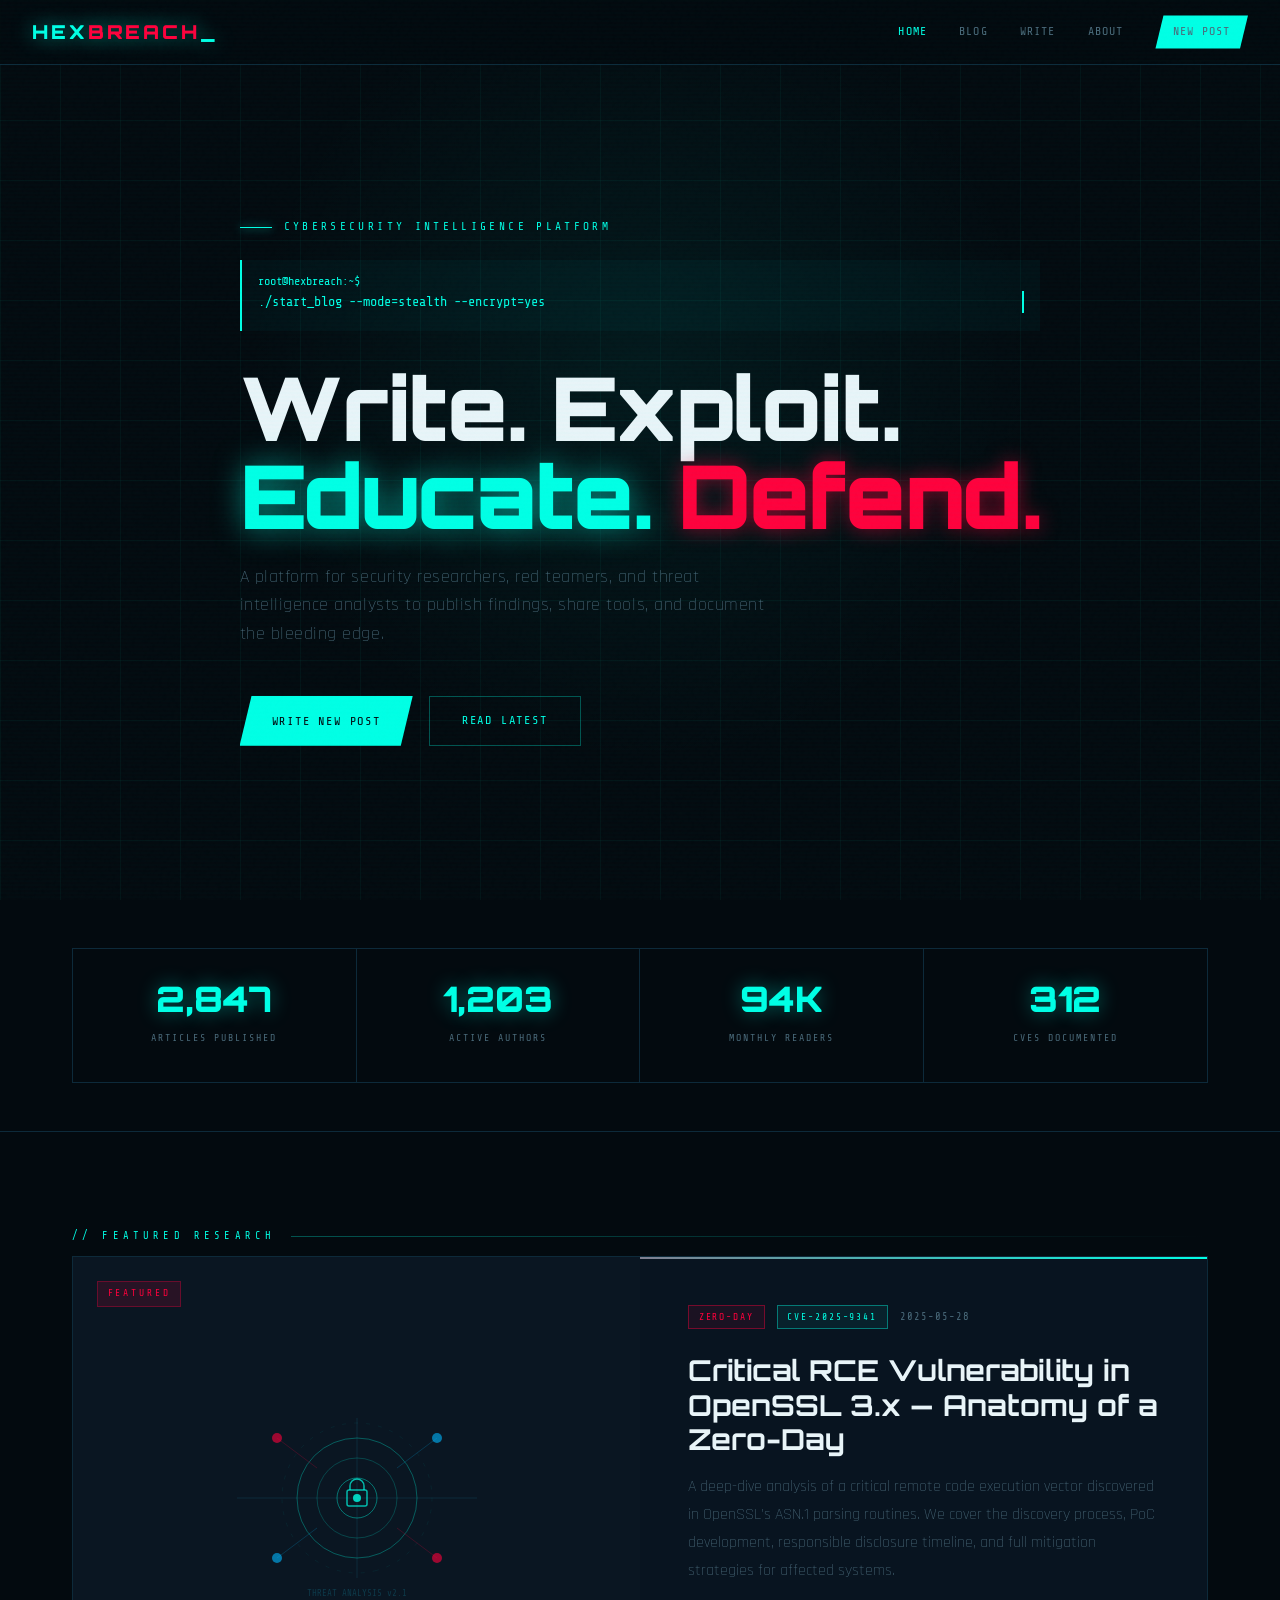
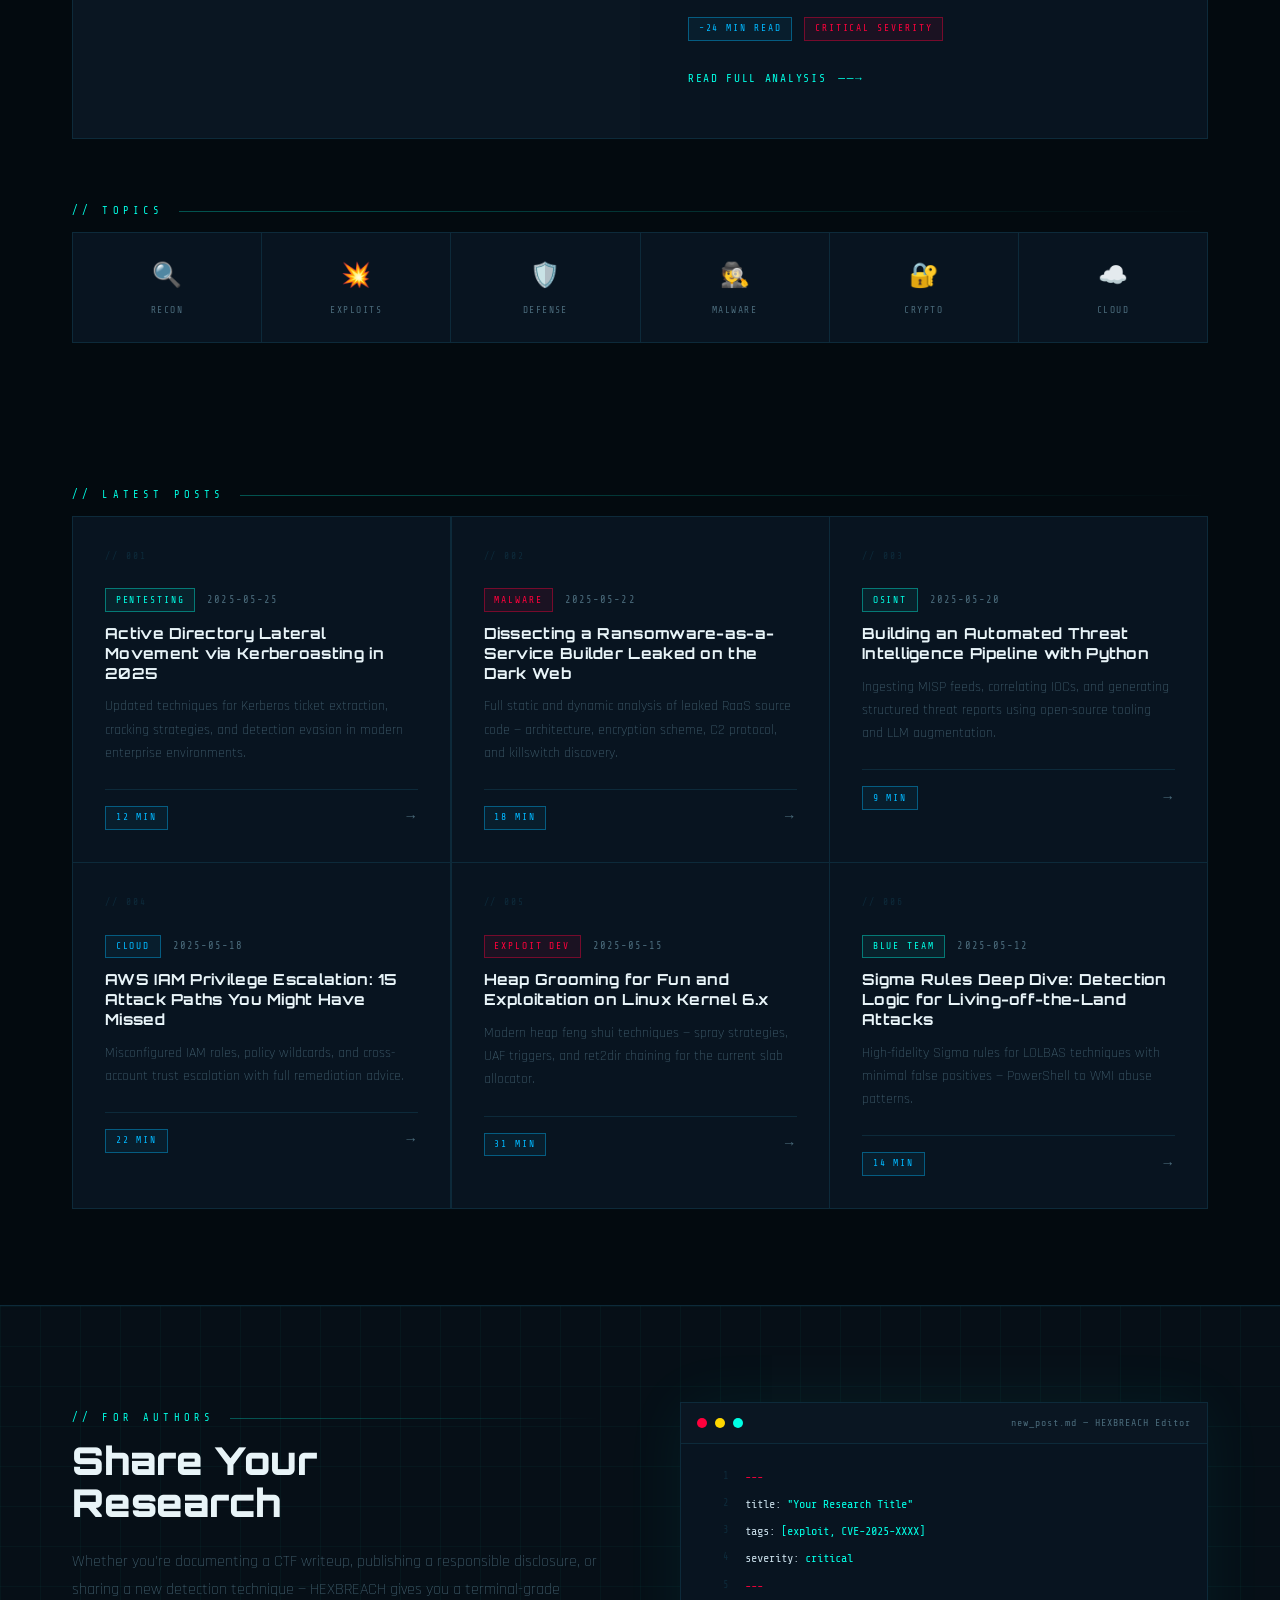
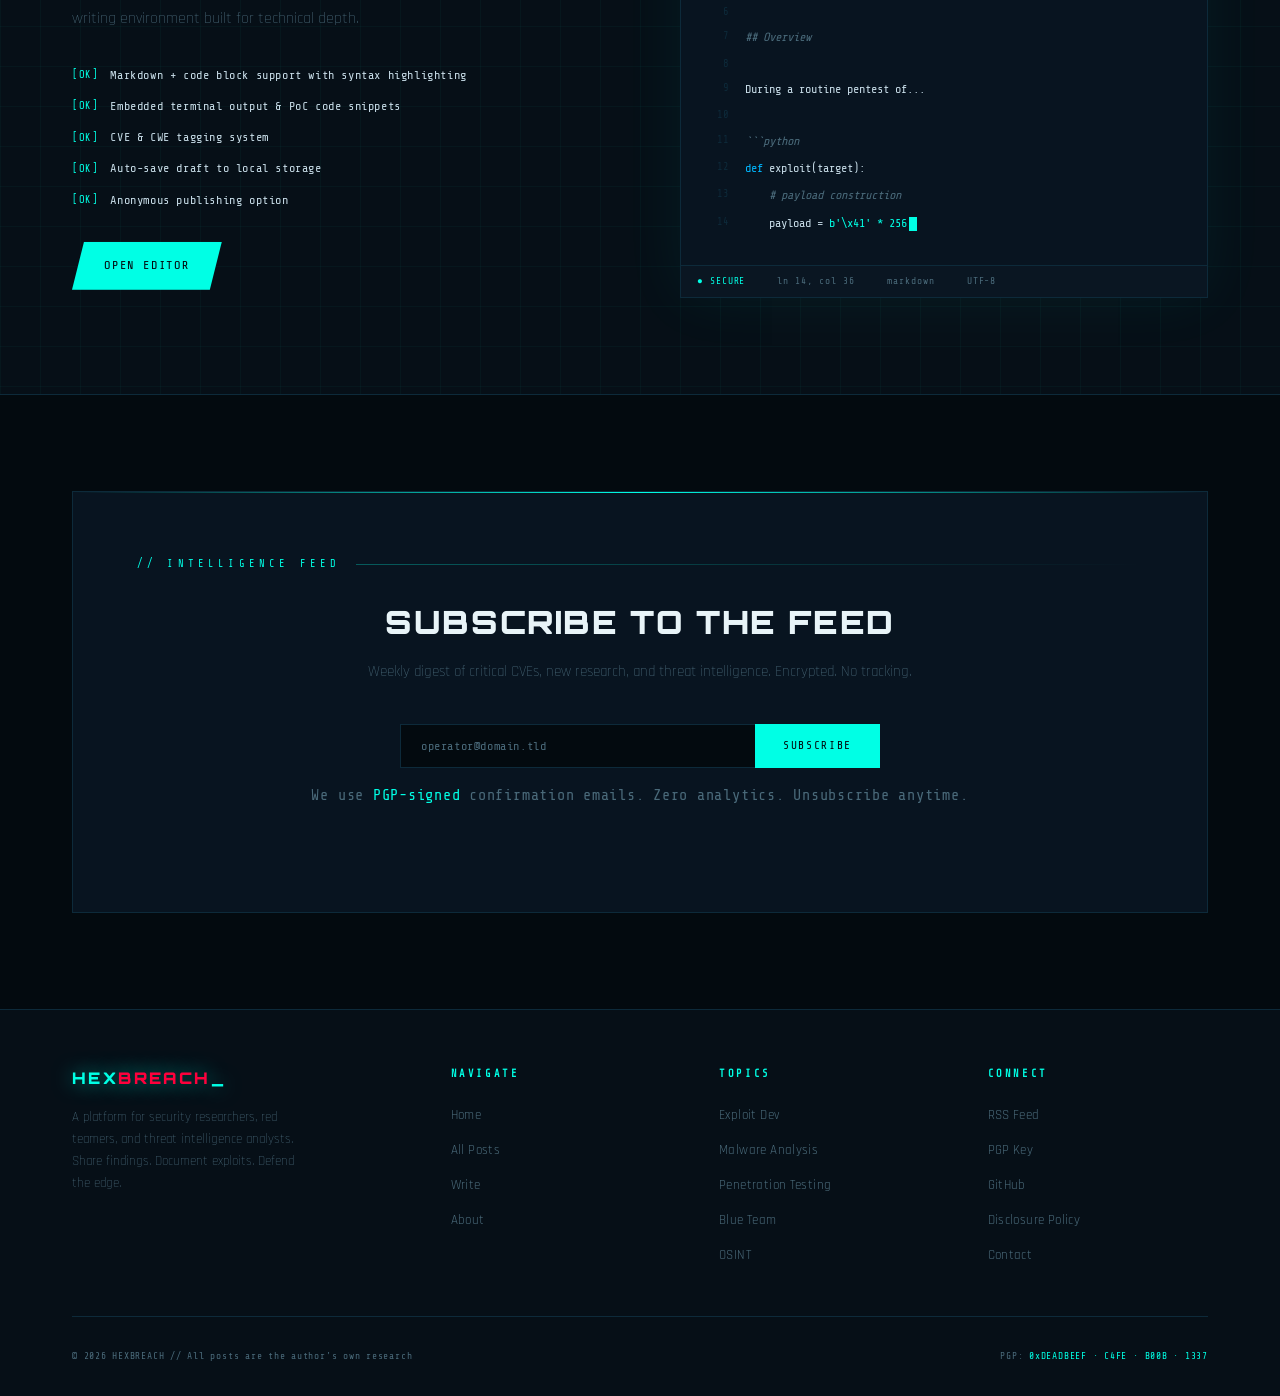
<file: index.html>
<!DOCTYPE html>
<html lang="en">
<head>
  <meta charset="UTF-8">
  <meta name="viewport" content="width=device-width, initial-scale=1.0">
  <meta name="description" content="HEXBREACH — Cybersecurity blog for researchers, red teamers, and threat intelligence analysts.">
  <title>HEXBREACH — Cybersecurity Intelligence Blog</title>
  <link rel="stylesheet" href="css/variables.css">
  <link rel="stylesheet" href="css/layout.css">
  <link rel="stylesheet" href="css/home.css">
  <link rel="stylesheet" href="css/editor.css">
</head>
<body>

  <div id="header-placeholder"></div>

  <!-- ══════════════════════════ HERO ══════════════════════════ -->
  <section class="hero">
    <div class="hero-grid"></div>
    <div class="hero-glow"></div>
    <div class="hero-content">
      <div class="hero-tag">Cybersecurity Intelligence Platform</div>
      <div class="terminal-line">
        <span class="prompt">root@hexbreach:~$ </span>
        <span class="typewriter">./start_blog --mode=stealth --encrypt=yes</span>
      </div>
      <h1>Write. Exploit.<br><span class="highlight">Educate.</span> <span class="red">Defend.</span></h1>
      <p class="hero-desc">A platform for security researchers, red teamers, and threat intelligence analysts to publish findings, share tools, and document the bleeding edge.</p>
      <div class="hero-actions">
        <button class="btn-primary" onclick="openEditor()">Write New Post</button>
        <a href="pages/blog.html" class="btn-ghost">Read Latest</a>
      </div>
    </div>
  </section>

  <!-- ══════════════════════════ STATS ══════════════════════════ -->
  <section class="stats-bar">
    <div class="container">
      <div class="stats-grid">
        <div class="stat-item"><span class="stat-num">2,847</span><span class="stat-label">Articles Published</span></div>
        <div class="stat-item"><span class="stat-num">1,203</span><span class="stat-label">Active Authors</span></div>
        <div class="stat-item"><span class="stat-num">94K</span><span class="stat-label">Monthly Readers</span></div>
        <div class="stat-item"><span class="stat-num">312</span><span class="stat-label">CVEs Documented</span></div>
      </div>
    </div>
  </section>

  <!-- ══════════════════════════ FEATURED ══════════════════════════ -->
  <section class="featured-section">
    <div class="container">
      <div class="section-label">// Featured Research</div>
      <div class="featured-card">
        <div class="featured-visual">
          <svg width="320" height="240" viewBox="0 0 320 240" fill="none" aria-hidden="true">
            <line x1="40"  y1="120" x2="280" y2="120" stroke="#0d2a3a" stroke-width="1"/>
            <line x1="160" y1="40"  x2="160" y2="200" stroke="#0d2a3a" stroke-width="1"/>
            <circle cx="160" cy="120" r="60" stroke="#00ffe5" stroke-width="1" opacity="0.3"/>
            <circle cx="160" cy="120" r="40" stroke="#00ffe5" stroke-width="1" opacity="0.2"/>
            <circle cx="160" cy="120" r="20" stroke="#00ffe5" stroke-width="1" opacity="0.4"/>
            <circle cx="160" cy="120" r="4"  fill="#00ffe5" opacity="0.8"/>
            <rect x="150" y="112" width="20" height="16" rx="2" stroke="#00ffe5" stroke-width="1.5" fill="none" opacity="0.7"/>
            <path d="M153 112 v-4 a7 7 0 0 1 14 0 v4" stroke="#00ffe5" stroke-width="1.5" fill="none" opacity="0.7"/>
            <circle cx="80"  cy="60"  r="5" fill="#ff003c" opacity="0.6"/>
            <circle cx="240" cy="60"  r="5" fill="#00b8ff" opacity="0.6"/>
            <circle cx="80"  cy="180" r="5" fill="#00b8ff" opacity="0.6"/>
            <circle cx="240" cy="180" r="5" fill="#ff003c" opacity="0.6"/>
            <line x1="80"  y1="60"  x2="120" y2="90"  stroke="#ff003c" stroke-width="0.5" opacity="0.4"/>
            <line x1="240" y1="60"  x2="200" y2="90"  stroke="#00b8ff" stroke-width="0.5" opacity="0.4"/>
            <line x1="80"  y1="180" x2="120" y2="150" stroke="#00b8ff" stroke-width="0.5" opacity="0.4"/>
            <line x1="240" y1="180" x2="200" y2="150" stroke="#ff003c" stroke-width="0.5" opacity="0.4"/>
            <circle cx="160" cy="120" r="75" stroke="#00ffe5" stroke-width="0.5" opacity="0.1" stroke-dasharray="4 8">
              <animateTransform attributeName="transform" type="rotate" from="0 160 120" to="360 160 120" dur="8s" repeatCount="indefinite"/>
            </circle>
            <text x="160" y="218" text-anchor="middle" fill="#0d3a4a" font-family="Share Tech Mono" font-size="9">THREAT ANALYSIS v2.1</text>
          </svg>
        </div>
        <div class="featured-body">
          <div>
            <div class="post-meta">
              <span class="post-tag tag-red">Zero-Day</span>
              <span class="post-tag tag-cyan">CVE-2025-9341</span>
              <span class="post-date">2025-05-28</span>
            </div>
            <h2>Critical RCE Vulnerability in OpenSSL 3.x — Anatomy of a Zero-Day</h2>
            <p>A deep-dive analysis of a critical remote code execution vector discovered in OpenSSL's ASN.1 parsing routines. We cover the discovery process, PoC development, responsible disclosure timeline, and full mitigation strategies for affected systems.</p>
          </div>
          <div class="featured-footer">
            <div class="post-meta">
              <span class="post-tag tag-blue">~24 min read</span>
              <span class="post-tag tag-red">Critical Severity</span>
            </div>
            <a href="pages/blog.html" class="read-link">Read Full Analysis</a>
          </div>
        </div>
      </div>
    </div>
  </section>

  <!-- ══════════════════════════ CATEGORIES ══════════════════════════ -->
  <section class="categories-section">
    <div class="container">
      <div class="section-label">// Topics</div>
      <div class="categories-grid">
        <div class="cat-card"><span class="cat-icon">🔍</span><span class="cat-name">Recon</span></div>
        <div class="cat-card"><span class="cat-icon">💥</span><span class="cat-name">Exploits</span></div>
        <div class="cat-card"><span class="cat-icon">🛡️</span><span class="cat-name">Defense</span></div>
        <div class="cat-card"><span class="cat-icon">🕵️</span><span class="cat-name">Malware</span></div>
        <div class="cat-card"><span class="cat-icon">🔐</span><span class="cat-name">Crypto</span></div>
        <div class="cat-card"><span class="cat-icon">☁️</span><span class="cat-name">Cloud</span></div>
      </div>
    </div>
  </section>

  <!-- ══════════════════════════ LATEST POSTS ══════════════════════════ -->
  <section class="latest-section">
    <div class="container">
      <div class="section-label">// Latest Posts</div>
      <div class="blog-grid">

        <div class="blog-card">
          <div class="card-number">// 001</div>
          <div class="post-meta"><span class="post-tag tag-cyan">Pentesting</span><span class="post-date">2025-05-25</span></div>
          <h3>Active Directory Lateral Movement via Kerberoasting in 2025</h3>
          <p>Updated techniques for Kerberos ticket extraction, cracking strategies, and detection evasion in modern enterprise environments.</p>
          <div class="card-footer"><span class="post-tag tag-blue">12 min</span><span class="arrow-btn">→</span></div>
        </div>

        <div class="blog-card">
          <div class="card-number">// 002</div>
          <div class="post-meta"><span class="post-tag tag-red">Malware</span><span class="post-date">2025-05-22</span></div>
          <h3>Dissecting a Ransomware-as-a-Service Builder Leaked on the Dark Web</h3>
          <p>Full static and dynamic analysis of leaked RaaS source code — architecture, encryption scheme, C2 protocol, and killswitch discovery.</p>
          <div class="card-footer"><span class="post-tag tag-blue">18 min</span><span class="arrow-btn">→</span></div>
        </div>

        <div class="blog-card">
          <div class="card-number">// 003</div>
          <div class="post-meta"><span class="post-tag tag-cyan">OSINT</span><span class="post-date">2025-05-20</span></div>
          <h3>Building an Automated Threat Intelligence Pipeline with Python</h3>
          <p>Ingesting MISP feeds, correlating IOCs, and generating structured threat reports using open-source tooling and LLM augmentation.</p>
          <div class="card-footer"><span class="post-tag tag-blue">9 min</span><span class="arrow-btn">→</span></div>
        </div>

        <div class="blog-card">
          <div class="card-number">// 004</div>
          <div class="post-meta"><span class="post-tag tag-blue">Cloud</span><span class="post-date">2025-05-18</span></div>
          <h3>AWS IAM Privilege Escalation: 15 Attack Paths You Might Have Missed</h3>
          <p>Misconfigured IAM roles, policy wildcards, and cross-account trust escalation with full remediation advice.</p>
          <div class="card-footer"><span class="post-tag tag-blue">22 min</span><span class="arrow-btn">→</span></div>
        </div>

        <div class="blog-card">
          <div class="card-number">// 005</div>
          <div class="post-meta"><span class="post-tag tag-red">Exploit Dev</span><span class="post-date">2025-05-15</span></div>
          <h3>Heap Grooming for Fun and Exploitation on Linux Kernel 6.x</h3>
          <p>Modern heap feng shui techniques — spray strategies, UAF triggers, and ret2dir chaining for the current slab allocator.</p>
          <div class="card-footer"><span class="post-tag tag-blue">31 min</span><span class="arrow-btn">→</span></div>
        </div>

        <div class="blog-card">
          <div class="card-number">// 006</div>
          <div class="post-meta"><span class="post-tag tag-cyan">Blue Team</span><span class="post-date">2025-05-12</span></div>
          <h3>Sigma Rules Deep Dive: Detection Logic for Living-off-the-Land Attacks</h3>
          <p>High-fidelity Sigma rules for LOLBAS techniques with minimal false positives — PowerShell to WMI abuse patterns.</p>
          <div class="card-footer"><span class="post-tag tag-blue">14 min</span><span class="arrow-btn">→</span></div>
        </div>

      </div>
    </div>
  </section>

  <!-- ══════════════════════════ WRITE PROMO ══════════════════════════ -->
  <section class="write-section">
    <div class="container">
      <div class="write-layout">
        <div class="write-info">
          <div class="section-label">// For Authors</div>
          <h2>Share Your<br>Research</h2>
          <p>Whether you're documenting a CTF writeup, publishing a responsible disclosure, or sharing a new detection technique — HEXBREACH gives you a terminal-grade writing environment built for technical depth.</p>
          <ul class="feature-list">
            <li>Markdown + code block support with syntax highlighting</li>
            <li>Embedded terminal output &amp; PoC code snippets</li>
            <li>CVE &amp; CWE tagging system</li>
            <li>Auto-save draft to local storage</li>
            <li>Anonymous publishing option</li>
          </ul>
          <a href="pages/write.html" class="btn-primary">Open Editor</a>
        </div>
        <div class="editor-mock">
          <div class="editor-topbar">
            <span class="dot dot-red"></span>
            <span class="dot dot-yellow"></span>
            <span class="dot dot-green"></span>
            <span class="editor-title">new_post.md — HEXBREACH Editor</span>
          </div>
          <div class="editor-body">
            <div class="editor-line"><span class="line-num">1</span><span class="line-content"><span class="kw">---</span></span></div>
            <div class="editor-line"><span class="line-num">2</span><span class="line-content">title: <span class="str">"Your Research Title"</span></span></div>
            <div class="editor-line"><span class="line-num">3</span><span class="line-content">tags: <span class="str">[exploit, CVE-2025-XXXX]</span></span></div>
            <div class="editor-line"><span class="line-num">4</span><span class="line-content">severity: <span class="str">critical</span></span></div>
            <div class="editor-line"><span class="line-num">5</span><span class="line-content"><span class="kw">---</span></span></div>
            <div class="editor-line"><span class="line-num">6</span><span class="line-content"></span></div>
            <div class="editor-line"><span class="line-num">7</span><span class="line-content"><span class="cmt">## Overview</span></span></div>
            <div class="editor-line"><span class="line-num">8</span><span class="line-content"></span></div>
            <div class="editor-line"><span class="line-num">9</span><span class="line-content">During a routine pentest of...</span></div>
            <div class="editor-line"><span class="line-num">10</span><span class="line-content"></span></div>
            <div class="editor-line"><span class="line-num">11</span><span class="line-content"><span class="cmt">```python</span></span></div>
            <div class="editor-line"><span class="line-num">12</span><span class="line-content"><span class="fn">def</span> exploit(target):</span></div>
            <div class="editor-line"><span class="line-num">13</span><span class="line-content">&nbsp;&nbsp;&nbsp;&nbsp;<span class="cmt"># payload construction</span></span></div>
            <div class="editor-line"><span class="line-num">14</span><span class="line-content">&nbsp;&nbsp;&nbsp;&nbsp;payload = <span class="str">b'\x41' * 256</span><span class="editor-cursor"></span></span></div>
          </div>
          <div class="status-bar">
            <span class="status-ok">● SECURE</span>
            <span>ln 14, col 36</span>
            <span>markdown</span>
            <span>UTF-8</span>
          </div>
        </div>
      </div>
    </div>
  </section>

  <!-- ══════════════════════════ NEWSLETTER ══════════════════════════ -->
  <section class="newsletter-section">
    <div class="container">
      <div class="newsletter-inner">
        <div class="section-label" style="justify-content:center;margin-bottom:1.5rem;">// Intelligence Feed</div>
        <h2>SUBSCRIBE TO THE FEED</h2>
        <p>Weekly digest of critical CVEs, new research, and threat intelligence. Encrypted. No tracking.</p>
        <div class="subscribe-form">
          <input type="email" placeholder="operator@domain.tld">
          <button type="button">Subscribe</button>
        </div>
        <p class="warning-text">We use <span>PGP-signed</span> confirmation emails. Zero analytics. Unsubscribe anytime.</p>
      </div>
    </div>
  </section>

  <div id="footer-placeholder"></div>

  <!-- ══════════════════════════ QUICK WRITE MODAL ══════════════════════════ -->
  <div class="modal-overlay" id="editorModal">
    <div class="modal">
      <div class="modal-header">
        <span class="modal-title">// new_post.md — Quick Write</span>
        <button class="modal-close" onclick="closeEditor()">[ ESC ]</button>
      </div>
      <div class="modal-body">
        <div class="form-row">
          <div class="form-group">
            <label>Post Title</label>
            <input type="text" placeholder="e.g. RCE in OpenSSL 3.x via ASN.1 Parser">
          </div>
          <div class="form-group">
            <label>Category</label>
            <select>
              <option value="">-- select category --</option>
              <option>Exploit Development</option>
              <option>Malware Analysis</option>
              <option>Penetration Testing</option>
              <option>Blue Team / Defense</option>
              <option>OSINT &amp; Recon</option>
              <option>Cloud Security</option>
              <option>Cryptography</option>
              <option>CTF Writeup</option>
            </select>
          </div>
        </div>
        <div class="form-row">
          <div class="form-group">
            <label>CVE Reference (optional)</label>
            <input type="text" placeholder="e.g. CVE-2025-12345">
          </div>
          <div class="form-group">
            <label>Severity</label>
            <select>
              <option>Informational</option>
              <option>Low</option>
              <option>Medium</option>
              <option>High</option>
              <option>Critical</option>
            </select>
          </div>
        </div>
        <div class="form-group">
          <label>Tags (comma-separated)</label>
          <input type="text" placeholder="e.g. heap overflow, kernel, PoC, Linux">
        </div>
        <div class="form-group">
          <label>Article Body (Markdown supported)</label>
          <textarea placeholder="## Summary&#10;&#10;Describe your findings here...&#10;&#10;```python&#10;# PoC here&#10;```"></textarea>
        </div>
      </div>
      <div class="status-bar" style="justify-content:space-between;">
        <span class="status-ok">● DRAFT</span>
        <span id="wc">0 words</span>
        <span>SECURE CHANNEL</span>
      </div>
      <div class="modal-footer">
        <button class="btn-ghost" onclick="saveDraft()">Save Draft</button>
        <button class="btn-primary" onclick="publishPost()">Publish Post</button>
      </div>
    </div>
  </div>

  <script src="js/layout.js"></script>
  <script src="js/home.js"></script>
</body>
</html>
</file>
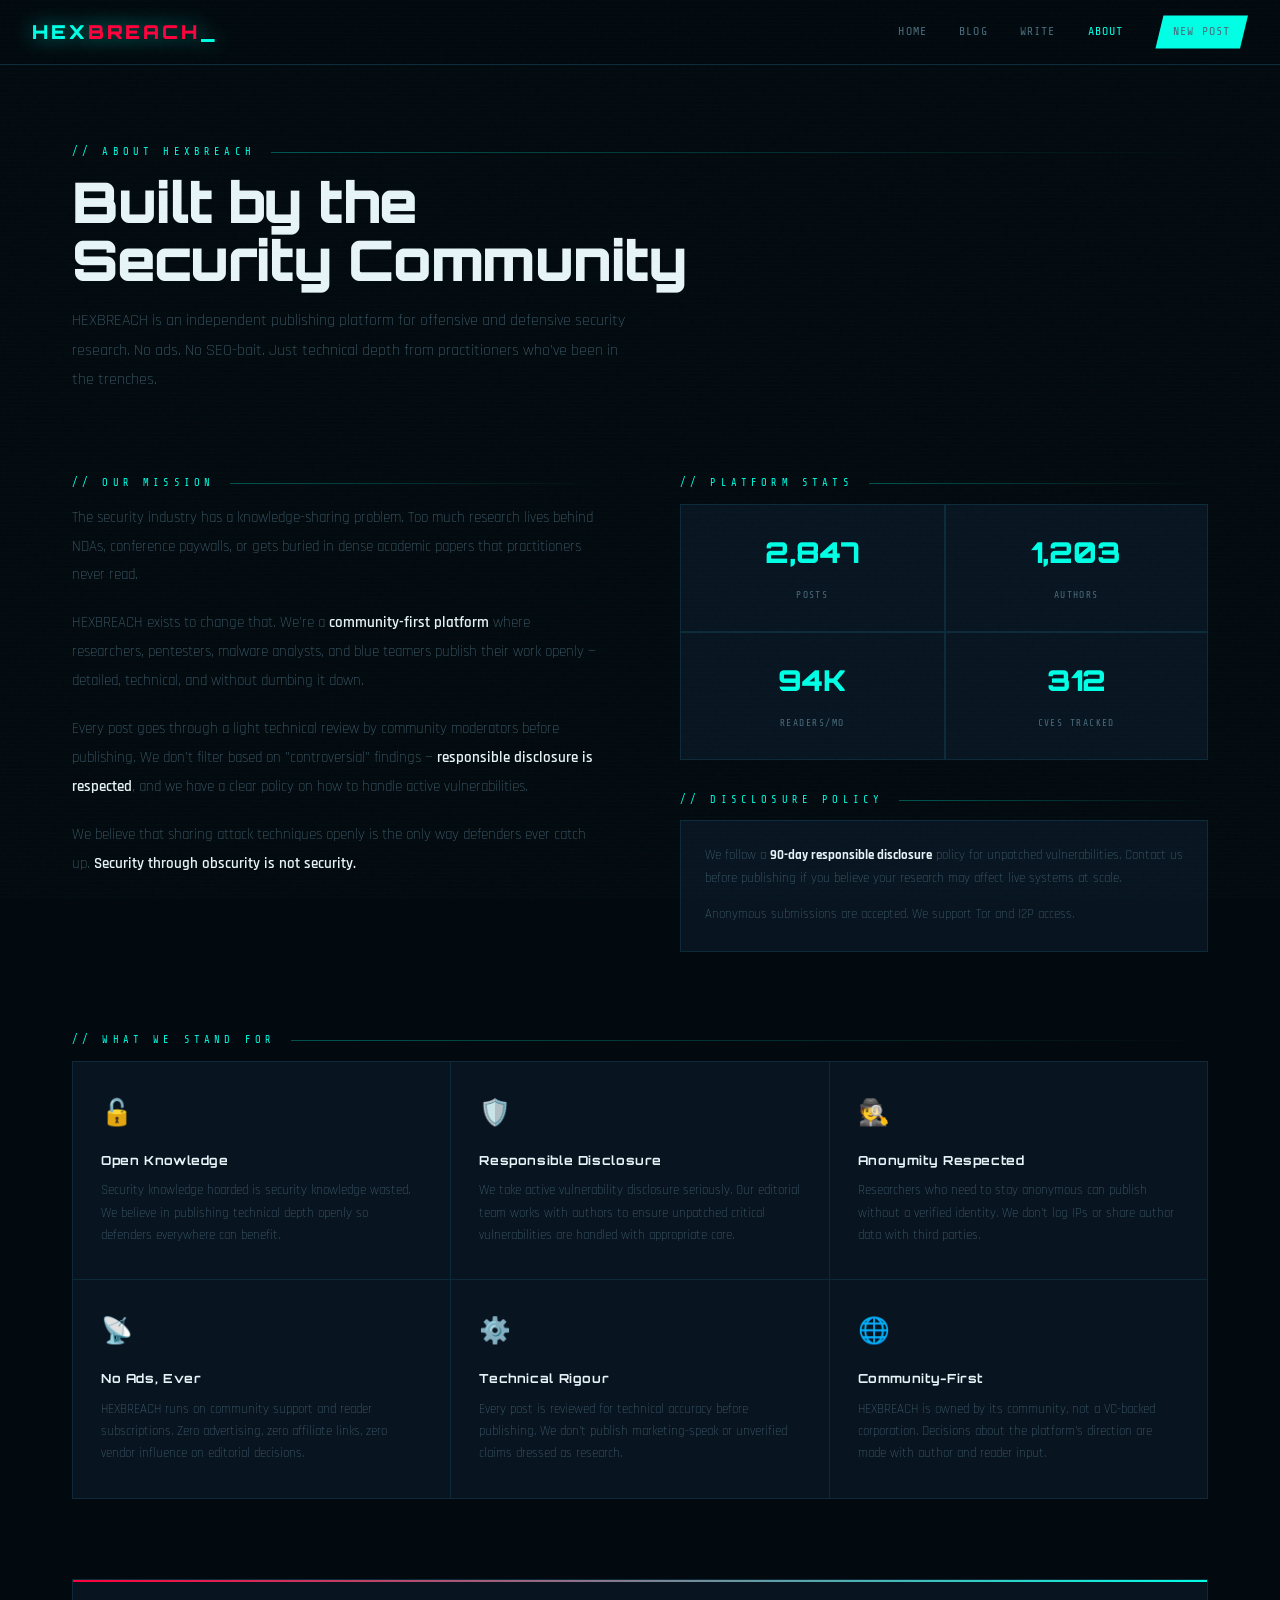
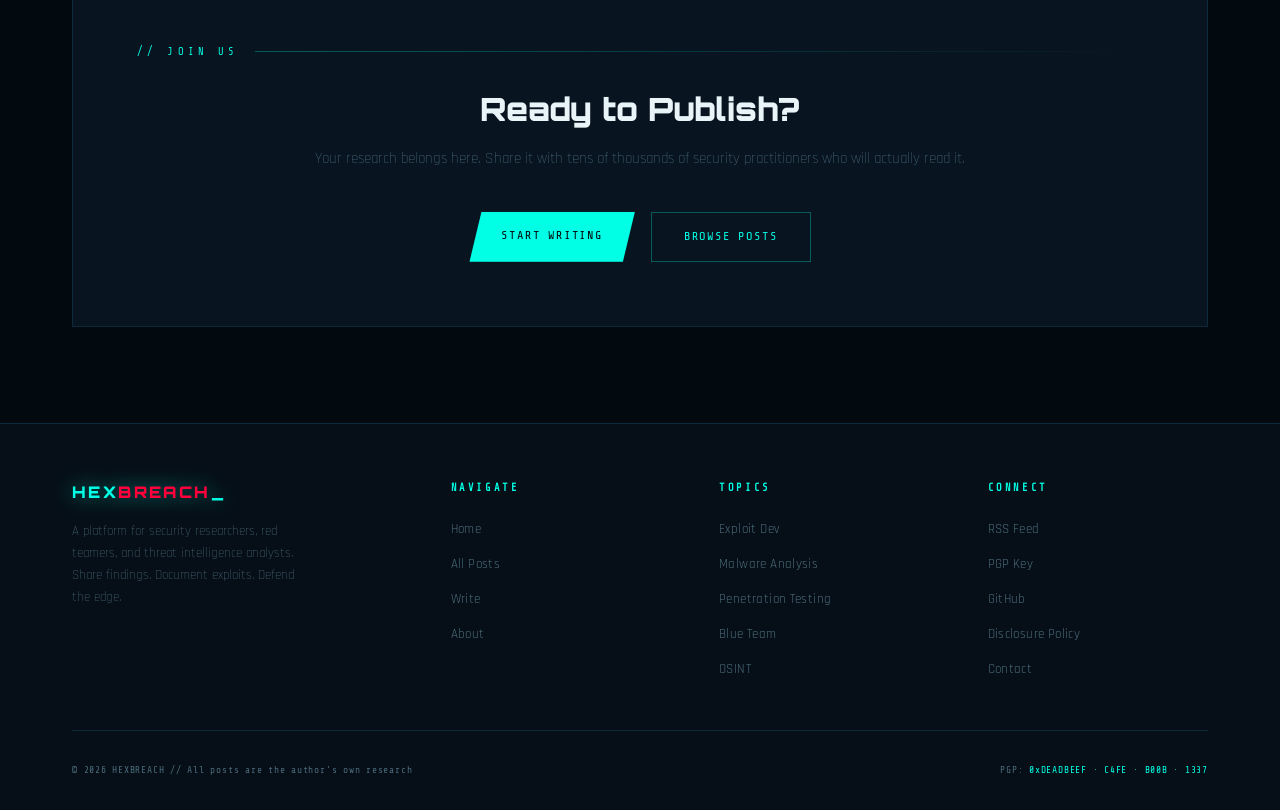
<file: pages/about.html>
<!DOCTYPE html>
<html lang="en">
<head>
  <meta charset="UTF-8">
  <meta name="viewport" content="width=device-width, initial-scale=1.0">
  <title>About — HEXBREACH</title>
  <link rel="stylesheet" href="../css/variables.css">
  <link rel="stylesheet" href="../css/layout.css">
  <style>
    .about-page { padding: calc(var(--header-h) + 5rem) 0 6rem; }

    .about-hero { margin-bottom: 5rem; }
    .about-hero h1 {
      font-family: var(--display);
      font-size: clamp(2rem, 5vw, 3.5rem);
      font-weight: 900;
      color: var(--text-bright);
      line-height: 1.05;
      margin-bottom: 1rem;
      letter-spacing: -0.02em;
      animation: fadeInUp 0.5s 0.1s both;
    }
    .about-hero p {
      font-size: 1rem;
      color: var(--text-dim);
      font-weight: 300;
      max-width: 560px;
      line-height: 1.85;
      animation: fadeInUp 0.5s 0.2s both;
    }

    .about-grid { display: grid; grid-template-columns: 1fr 1fr; gap: 5rem; align-items: start; margin-bottom: 5rem; }
    .about-body p { font-size: 0.95rem; color: var(--text-dim); font-weight: 300; line-height: 1.9; margin-bottom: 1.2rem; }
    .about-body strong { color: var(--text-bright); font-weight: 600; }

    .values-grid { display: grid; grid-template-columns: repeat(3, 1fr); gap: 1px; background: var(--border); border: 1px solid var(--border); margin-bottom: 5rem; }
    .value-card {
      background: var(--panel);
      padding: 2rem 1.75rem;
      position: relative;
      overflow: hidden;
      transition: background 0.2s;
    }
    .value-card:hover { background: var(--bg3); }
    .value-card::after {
      content: '';
      position: absolute;
      bottom: 0; left: 0; right: 0; height: 2px;
      background: var(--glow);
      transform: scaleX(0);
      transition: transform 0.25s;
    }
    .value-card:hover::after { transform: scaleX(1); }
    .value-icon  { font-size: 1.6rem; margin-bottom: 1rem; display: block; }
    .value-title { font-family: var(--display); font-size: 0.78rem; font-weight: 700; color: var(--text-bright); margin-bottom: 0.6rem; letter-spacing: 0.05em; }
    .value-body  { font-size: 0.82rem; color: var(--text-dim); line-height: 1.7; font-weight: 300; }

    .cta-block {
      border: 1px solid var(--border);
      background: var(--panel);
      padding: 4rem;
      text-align: center;
      position: relative;
      overflow: hidden;
    }
    .cta-block::before {
      content: '';
      position: absolute;
      top: 0; left: 0; right: 0; height: 2px;
      background: linear-gradient(90deg, var(--accent), var(--glow));
    }
    .cta-block h2 { font-family: var(--display); font-size: 2rem; font-weight: 900; color: var(--text-bright); margin-bottom: 0.75rem; }
    .cta-block p  { font-size: 0.95rem; color: var(--text-dim); margin-bottom: 2.5rem; font-weight: 300; }
    .cta-btns { display: flex; gap: 1rem; justify-content: center; flex-wrap: wrap; }

    @media (max-width: 900px) {
      .about-grid   { grid-template-columns: 1fr; gap: 3rem; }
      .values-grid  { grid-template-columns: 1fr 1fr; }
    }
    @media (max-width: 600px) {
      .values-grid  { grid-template-columns: 1fr; }
      .cta-block    { padding: 2.5rem 1.5rem; }
    }
  </style>
</head>
<body>

  <div id="header-placeholder"></div>

  <main class="about-page">
    <div class="container">

      <!-- HERO -->
      <div class="about-hero">
        <div class="section-label">// About HEXBREACH</div>
        <h1>Built by the<br>Security Community</h1>
        <p>HEXBREACH is an independent publishing platform for offensive and defensive security research. No ads. No SEO-bait. Just technical depth from practitioners who've been in the trenches.</p>
      </div>

      <!-- ABOUT GRID -->
      <div class="about-grid">
        <div class="about-body">
          <div class="section-label">// Our Mission</div>
          <p>The security industry has a knowledge-sharing problem. Too much research lives behind NDAs, conference paywalls, or gets buried in dense academic papers that practitioners never read.</p>
          <p>HEXBREACH exists to change that. We're a <strong>community-first platform</strong> where researchers, pentesters, malware analysts, and blue teamers publish their work openly — detailed, technical, and without dumbing it down.</p>
          <p>Every post goes through a light technical review by community moderators before publishing. We don't filter based on "controversial" findings — <strong>responsible disclosure is respected</strong>, and we have a clear policy on how to handle active vulnerabilities.</p>
          <p>We believe that sharing attack techniques openly is the only way defenders ever catch up. <strong>Security through obscurity is not security.</strong></p>
        </div>
        <div>
          <div class="section-label">// Platform Stats</div>
          <div style="display:grid;grid-template-columns:1fr 1fr;gap:1px;background:var(--border);border:1px solid var(--border);margin-bottom:2rem;">
            <div style="background:var(--panel);padding:1.5rem;text-align:center;">
              <span style="font-family:var(--display);font-size:1.8rem;font-weight:900;color:var(--glow);display:block;margin-bottom:0.4rem;">2,847</span>
              <span style="font-family:var(--mono);font-size:0.6rem;color:var(--text-dim);letter-spacing:0.15em;text-transform:uppercase;">Posts</span>
            </div>
            <div style="background:var(--panel);padding:1.5rem;text-align:center;border-left:1px solid var(--border);">
              <span style="font-family:var(--display);font-size:1.8rem;font-weight:900;color:var(--glow);display:block;margin-bottom:0.4rem;">1,203</span>
              <span style="font-family:var(--mono);font-size:0.6rem;color:var(--text-dim);letter-spacing:0.15em;text-transform:uppercase;">Authors</span>
            </div>
            <div style="background:var(--panel);padding:1.5rem;text-align:center;border-top:1px solid var(--border);">
              <span style="font-family:var(--display);font-size:1.8rem;font-weight:900;color:var(--glow);display:block;margin-bottom:0.4rem;">94K</span>
              <span style="font-family:var(--mono);font-size:0.6rem;color:var(--text-dim);letter-spacing:0.15em;text-transform:uppercase;">Readers/mo</span>
            </div>
            <div style="background:var(--panel);padding:1.5rem;text-align:center;border-top:1px solid var(--border);border-left:1px solid var(--border);">
              <span style="font-family:var(--display);font-size:1.8rem;font-weight:900;color:var(--glow);display:block;margin-bottom:0.4rem;">312</span>
              <span style="font-family:var(--mono);font-size:0.6rem;color:var(--text-dim);letter-spacing:0.15em;text-transform:uppercase;">CVEs Tracked</span>
            </div>
          </div>

          <div class="section-label">// Disclosure Policy</div>
          <div style="background:var(--panel);border:1px solid var(--border);padding:1.5rem;">
            <p style="font-size:0.82rem;color:var(--text-dim);font-weight:300;line-height:1.75;margin-bottom:0.8rem;">We follow a <strong style="color:var(--text-bright);">90-day responsible disclosure</strong> policy for unpatched vulnerabilities. Contact us before publishing if you believe your research may affect live systems at scale.</p>
            <p style="font-size:0.82rem;color:var(--text-dim);font-weight:300;line-height:1.75;">Anonymous submissions are accepted. We support Tor and I2P access.</p>
          </div>
        </div>
      </div>

      <!-- VALUES -->
      <div class="section-label">// What We Stand For</div>
      <div class="values-grid">
        <div class="value-card">
          <span class="value-icon">🔓</span>
          <div class="value-title">Open Knowledge</div>
          <div class="value-body">Security knowledge hoarded is security knowledge wasted. We believe in publishing technical depth openly so defenders everywhere can benefit.</div>
        </div>
        <div class="value-card">
          <span class="value-icon">🛡️</span>
          <div class="value-title">Responsible Disclosure</div>
          <div class="value-body">We take active vulnerability disclosure seriously. Our editorial team works with authors to ensure unpatched critical vulnerabilities are handled with appropriate care.</div>
        </div>
        <div class="value-card">
          <span class="value-icon">🕵️</span>
          <div class="value-title">Anonymity Respected</div>
          <div class="value-body">Researchers who need to stay anonymous can publish without a verified identity. We don't log IPs or share author data with third parties.</div>
        </div>
        <div class="value-card">
          <span class="value-icon">📡</span>
          <div class="value-title">No Ads, Ever</div>
          <div class="value-body">HEXBREACH runs on community support and reader subscriptions. Zero advertising, zero affiliate links, zero vendor influence on editorial decisions.</div>
        </div>
        <div class="value-card">
          <span class="value-icon">⚙️</span>
          <div class="value-title">Technical Rigour</div>
          <div class="value-body">Every post is reviewed for technical accuracy before publishing. We don't publish marketing-speak or unverified claims dressed as research.</div>
        </div>
        <div class="value-card">
          <span class="value-icon">🌐</span>
          <div class="value-title">Community-First</div>
          <div class="value-body">HEXBREACH is owned by its community, not a VC-backed corporation. Decisions about the platform's direction are made with author and reader input.</div>
        </div>
      </div>

      <!-- CTA -->
      <div class="cta-block">
        <div class="section-label" style="justify-content:center;margin-bottom:1.5rem;">// Join Us</div>
        <h2>Ready to Publish?</h2>
        <p>Your research belongs here. Share it with tens of thousands of security practitioners who will actually read it.</p>
        <div class="cta-btns">
          <a href="write.html" class="btn-primary">Start Writing</a>
          <a href="blog.html"  class="btn-ghost">Browse Posts</a>
        </div>
      </div>

    </div>
  </main>

  <div id="footer-placeholder"></div>

  <script src="../js/layout.js"></script>
</body>
</html>
</file>
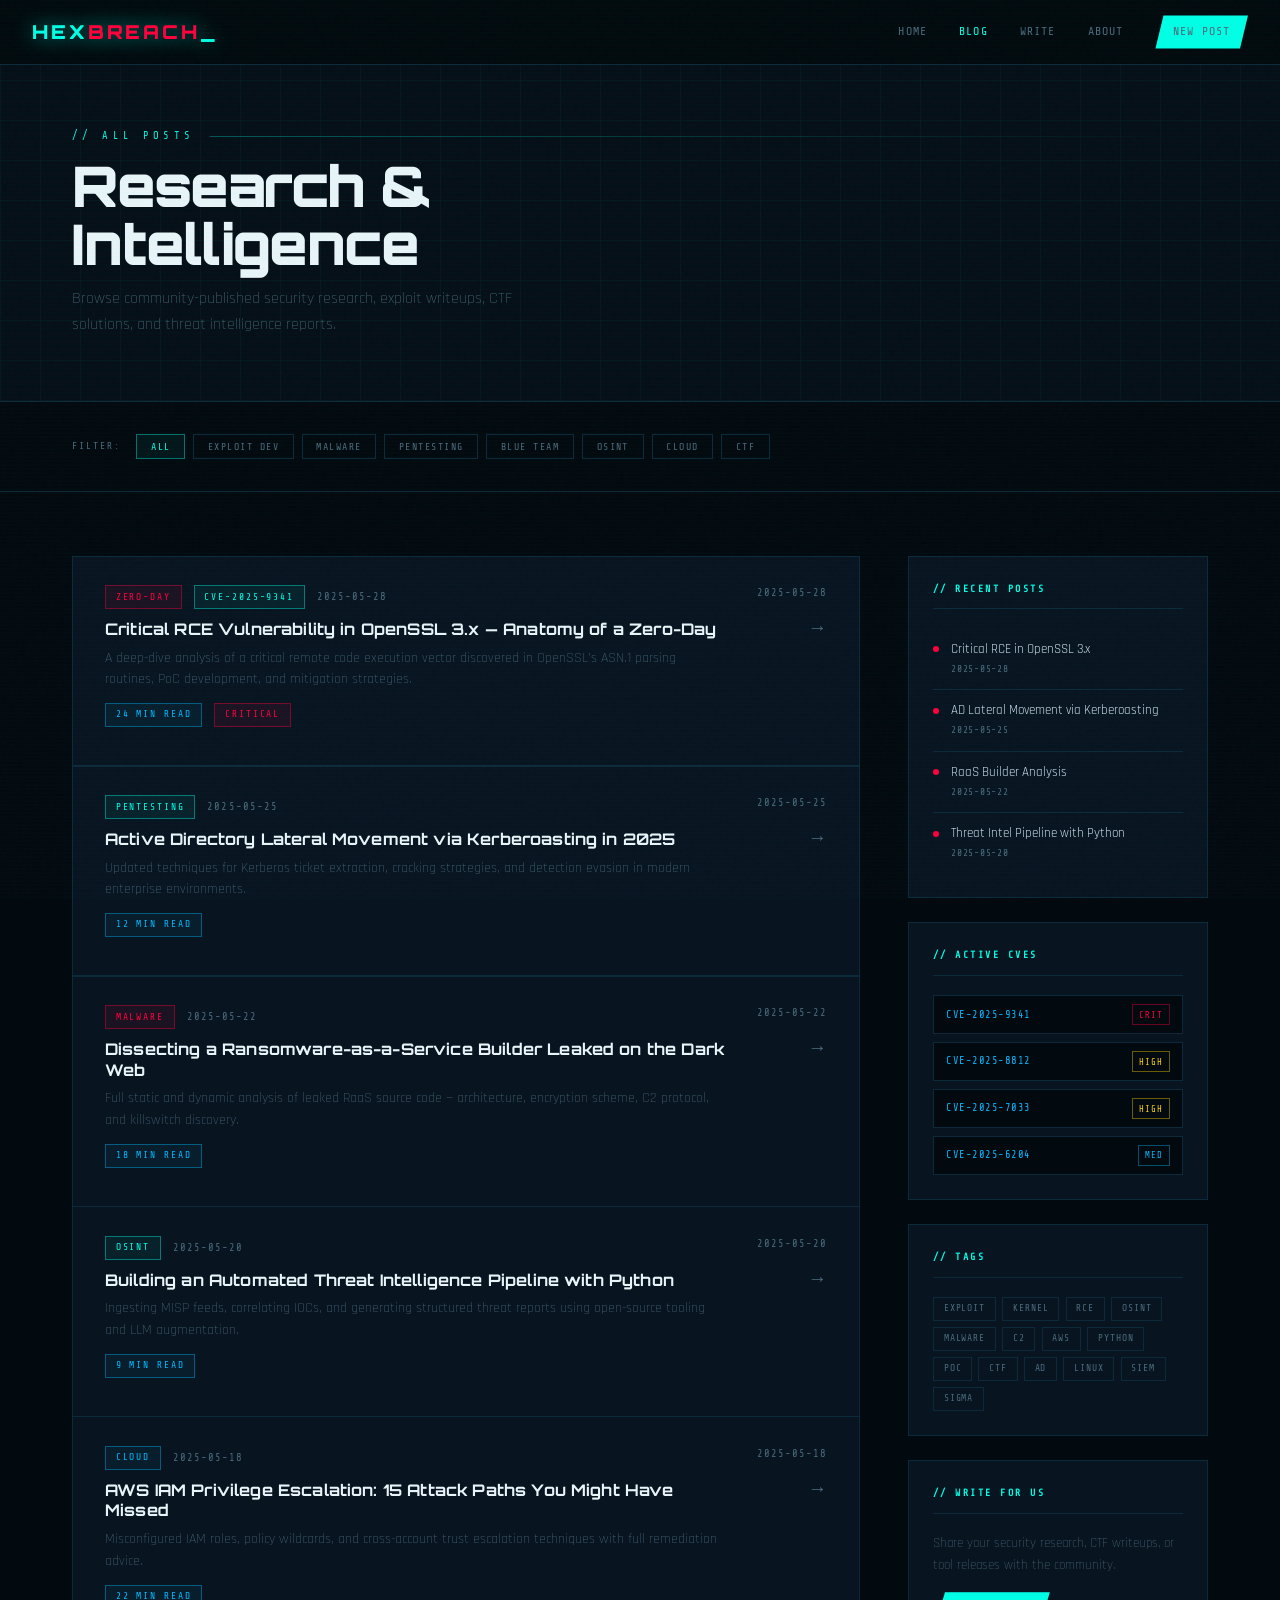
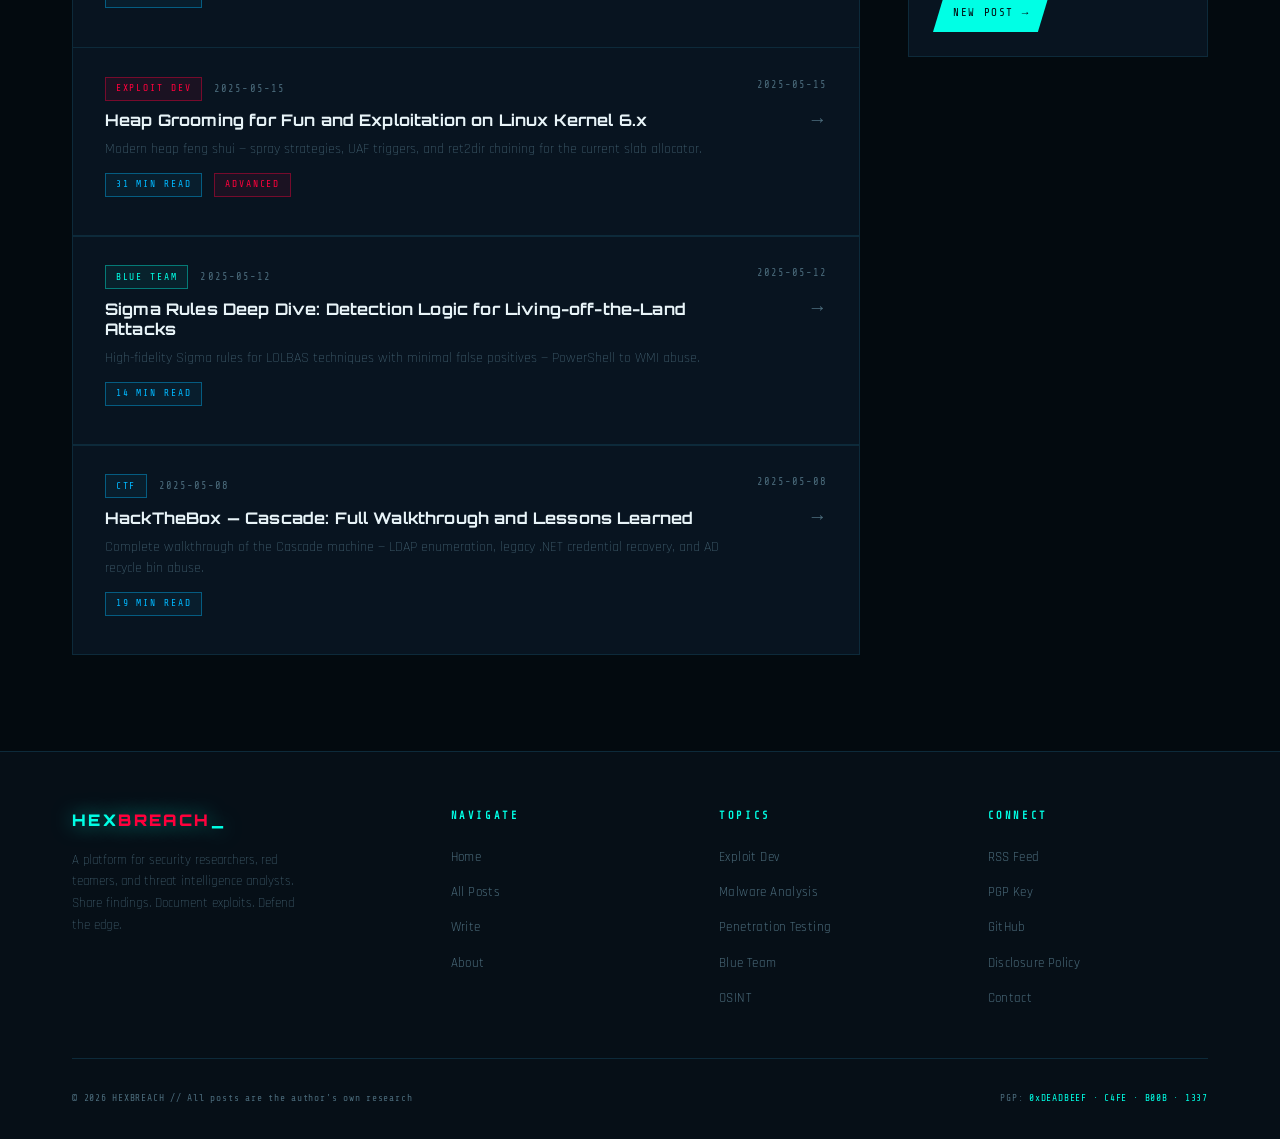
<file: pages/blog.html>
<!DOCTYPE html>
<html lang="en">
<head>
  <meta charset="UTF-8">
  <meta name="viewport" content="width=device-width, initial-scale=1.0">
  <title>Blog — HEXBREACH</title>
  <link rel="stylesheet" href="../css/variables.css">
  <link rel="stylesheet" href="../css/layout.css">
  <link rel="stylesheet" href="../css/blog.css">
</head>
<body>

  <div id="header-placeholder"></div>

  <!-- PAGE HERO -->
  <section class="page-hero">
    <div class="container page-hero-inner">
      <div class="section-label">// All Posts</div>
      <h1>Research &amp;<br>Intelligence</h1>
      <p>Browse community-published security research, exploit writeups, CTF solutions, and threat intelligence reports.</p>
    </div>
  </section>

  <!-- FILTER BAR -->
  <div class="filter-bar">
    <div class="container">
      <div class="filter-inner">
        <span class="filter-label">Filter:</span>
        <button class="filter-btn active" data-filter="all">All</button>
        <button class="filter-btn" data-filter="exploit">Exploit Dev</button>
        <button class="filter-btn" data-filter="malware">Malware</button>
        <button class="filter-btn" data-filter="pentesting">Pentesting</button>
        <button class="filter-btn" data-filter="blue team">Blue Team</button>
        <button class="filter-btn" data-filter="osint">OSINT</button>
        <button class="filter-btn" data-filter="cloud">Cloud</button>
        <button class="filter-btn" data-filter="ctf">CTF</button>
      </div>
    </div>
  </div>

  <!-- POSTS + SIDEBAR -->
  <section class="posts-section">
    <div class="container">
      <div class="posts-layout">

        <!-- POSTS LIST -->
        <div class="posts-list">

          <div class="post-row" data-category="exploit" data-tags="openssl rce zero-day PoC critical">
            <div>
              <div class="post-meta"><span class="post-tag tag-red">Zero-Day</span><span class="post-tag tag-cyan">CVE-2025-9341</span><span class="post-date">2025-05-28</span></div>
              <h3>Critical RCE Vulnerability in OpenSSL 3.x — Anatomy of a Zero-Day</h3>
              <p>A deep-dive analysis of a critical remote code execution vector discovered in OpenSSL's ASN.1 parsing routines, PoC development, and mitigation strategies.</p>
              <div class="post-meta"><span class="post-tag tag-blue">24 min read</span><span class="post-tag tag-red">Critical</span></div>
            </div>
            <div class="post-row-right">
              <span class="post-date">2025-05-28</span>
              <span class="post-arrow">→</span>
            </div>
          </div>

          <div class="post-row" data-category="pentesting" data-tags="active directory kerberos lateral movement">
            <div>
              <div class="post-meta"><span class="post-tag tag-cyan">Pentesting</span><span class="post-date">2025-05-25</span></div>
              <h3>Active Directory Lateral Movement via Kerberoasting in 2025</h3>
              <p>Updated techniques for Kerberos ticket extraction, cracking strategies, and detection evasion in modern enterprise environments.</p>
              <div class="post-meta"><span class="post-tag tag-blue">12 min read</span></div>
            </div>
            <div class="post-row-right">
              <span class="post-date">2025-05-25</span>
              <span class="post-arrow">→</span>
            </div>
          </div>

          <div class="post-row" data-category="malware" data-tags="ransomware raas c2 encryption reverse engineering">
            <div>
              <div class="post-meta"><span class="post-tag tag-red">Malware</span><span class="post-date">2025-05-22</span></div>
              <h3>Dissecting a Ransomware-as-a-Service Builder Leaked on the Dark Web</h3>
              <p>Full static and dynamic analysis of leaked RaaS source code — architecture, encryption scheme, C2 protocol, and killswitch discovery.</p>
              <div class="post-meta"><span class="post-tag tag-blue">18 min read</span></div>
            </div>
            <div class="post-row-right">
              <span class="post-date">2025-05-22</span>
              <span class="post-arrow">→</span>
            </div>
          </div>

          <div class="post-row" data-category="osint" data-tags="osint threat intelligence misp python automation">
            <div>
              <div class="post-meta"><span class="post-tag tag-cyan">OSINT</span><span class="post-date">2025-05-20</span></div>
              <h3>Building an Automated Threat Intelligence Pipeline with Python</h3>
              <p>Ingesting MISP feeds, correlating IOCs, and generating structured threat reports using open-source tooling and LLM augmentation.</p>
              <div class="post-meta"><span class="post-tag tag-blue">9 min read</span></div>
            </div>
            <div class="post-row-right">
              <span class="post-date">2025-05-20</span>
              <span class="post-arrow">→</span>
            </div>
          </div>

          <div class="post-row" data-category="cloud" data-tags="aws iam privilege escalation cloud security">
            <div>
              <div class="post-meta"><span class="post-tag tag-blue">Cloud</span><span class="post-date">2025-05-18</span></div>
              <h3>AWS IAM Privilege Escalation: 15 Attack Paths You Might Have Missed</h3>
              <p>Misconfigured IAM roles, policy wildcards, and cross-account trust escalation techniques with full remediation advice.</p>
              <div class="post-meta"><span class="post-tag tag-blue">22 min read</span></div>
            </div>
            <div class="post-row-right">
              <span class="post-date">2025-05-18</span>
              <span class="post-arrow">→</span>
            </div>
          </div>

          <div class="post-row" data-category="exploit" data-tags="heap overflow kernel linux exploitation uaf">
            <div>
              <div class="post-meta"><span class="post-tag tag-red">Exploit Dev</span><span class="post-date">2025-05-15</span></div>
              <h3>Heap Grooming for Fun and Exploitation on Linux Kernel 6.x</h3>
              <p>Modern heap feng shui — spray strategies, UAF triggers, and ret2dir chaining for the current slab allocator.</p>
              <div class="post-meta"><span class="post-tag tag-blue">31 min read</span><span class="post-tag tag-red">Advanced</span></div>
            </div>
            <div class="post-row-right">
              <span class="post-date">2025-05-15</span>
              <span class="post-arrow">→</span>
            </div>
          </div>

          <div class="post-row" data-category="blue team" data-tags="sigma siem detection lolbas powershell wmi">
            <div>
              <div class="post-meta"><span class="post-tag tag-cyan">Blue Team</span><span class="post-date">2025-05-12</span></div>
              <h3>Sigma Rules Deep Dive: Detection Logic for Living-off-the-Land Attacks</h3>
              <p>High-fidelity Sigma rules for LOLBAS techniques with minimal false positives — PowerShell to WMI abuse.</p>
              <div class="post-meta"><span class="post-tag tag-blue">14 min read</span></div>
            </div>
            <div class="post-row-right">
              <span class="post-date">2025-05-12</span>
              <span class="post-arrow">→</span>
            </div>
          </div>

          <div class="post-row" data-category="ctf" data-tags="ctf web xss sqli writeup">
            <div>
              <div class="post-meta"><span class="post-tag tag-blue">CTF</span><span class="post-date">2025-05-08</span></div>
              <h3>HackTheBox — Cascade: Full Walkthrough and Lessons Learned</h3>
              <p>Complete walkthrough of the Cascade machine — LDAP enumeration, legacy .NET credential recovery, and AD recycle bin abuse.</p>
              <div class="post-meta"><span class="post-tag tag-blue">19 min read</span></div>
            </div>
            <div class="post-row-right">
              <span class="post-date">2025-05-08</span>
              <span class="post-arrow">→</span>
            </div>
          </div>

        </div>

        <!-- SIDEBAR -->
        <aside class="blog-sidebar">

          <div class="sidebar-widget">
            <h4>// Recent Posts</h4>
            <div class="recent-list">
              <div class="recent-item"><span class="recent-dot"></span><div><div class="recent-title">Critical RCE in OpenSSL 3.x</div><div class="recent-date">2025-05-28</div></div></div>
              <div class="recent-item"><span class="recent-dot"></span><div><div class="recent-title">AD Lateral Movement via Kerberoasting</div><div class="recent-date">2025-05-25</div></div></div>
              <div class="recent-item"><span class="recent-dot"></span><div><div class="recent-title">RaaS Builder Analysis</div><div class="recent-date">2025-05-22</div></div></div>
              <div class="recent-item"><span class="recent-dot"></span><div><div class="recent-title">Threat Intel Pipeline with Python</div><div class="recent-date">2025-05-20</div></div></div>
            </div>
          </div>

          <div class="sidebar-widget">
            <h4>// Active CVEs</h4>
            <div class="cve-list">
              <div class="cve-item"><span class="cve-id">CVE-2025-9341</span><span class="cve-sev cve-crit">CRIT</span></div>
              <div class="cve-item"><span class="cve-id">CVE-2025-8812</span><span class="cve-sev cve-high">HIGH</span></div>
              <div class="cve-item"><span class="cve-id">CVE-2025-7033</span><span class="cve-sev cve-high">HIGH</span></div>
              <div class="cve-item"><span class="cve-id">CVE-2025-6204</span><span class="cve-sev cve-med">MED</span></div>
            </div>
          </div>

          <div class="sidebar-widget">
            <h4>// Tags</h4>
            <div class="tag-cloud">
              <span class="tag-cloud-item">Exploit</span>
              <span class="tag-cloud-item">Kernel</span>
              <span class="tag-cloud-item">RCE</span>
              <span class="tag-cloud-item">OSINT</span>
              <span class="tag-cloud-item">Malware</span>
              <span class="tag-cloud-item">C2</span>
              <span class="tag-cloud-item">AWS</span>
              <span class="tag-cloud-item">Python</span>
              <span class="tag-cloud-item">PoC</span>
              <span class="tag-cloud-item">CTF</span>
              <span class="tag-cloud-item">AD</span>
              <span class="tag-cloud-item">Linux</span>
              <span class="tag-cloud-item">SIEM</span>
              <span class="tag-cloud-item">Sigma</span>
            </div>
          </div>

          <div class="sidebar-widget">
            <h4>// Write for Us</h4>
            <p style="font-size:0.82rem;color:var(--text-dim);line-height:1.65;margin-bottom:1rem;font-weight:300;">Share your security research, CTF writeups, or tool releases with the community.</p>
            <a href="write.html" class="btn-primary" style="font-size:0.68rem;padding:0.7rem 1.25rem;">New Post →</a>
          </div>

        </aside>
      </div>
    </div>
  </section>

  <div id="footer-placeholder"></div>

  <script src="../js/layout.js"></script>
  <script src="../js/blog.js"></script>
</body>
</html>
</file>
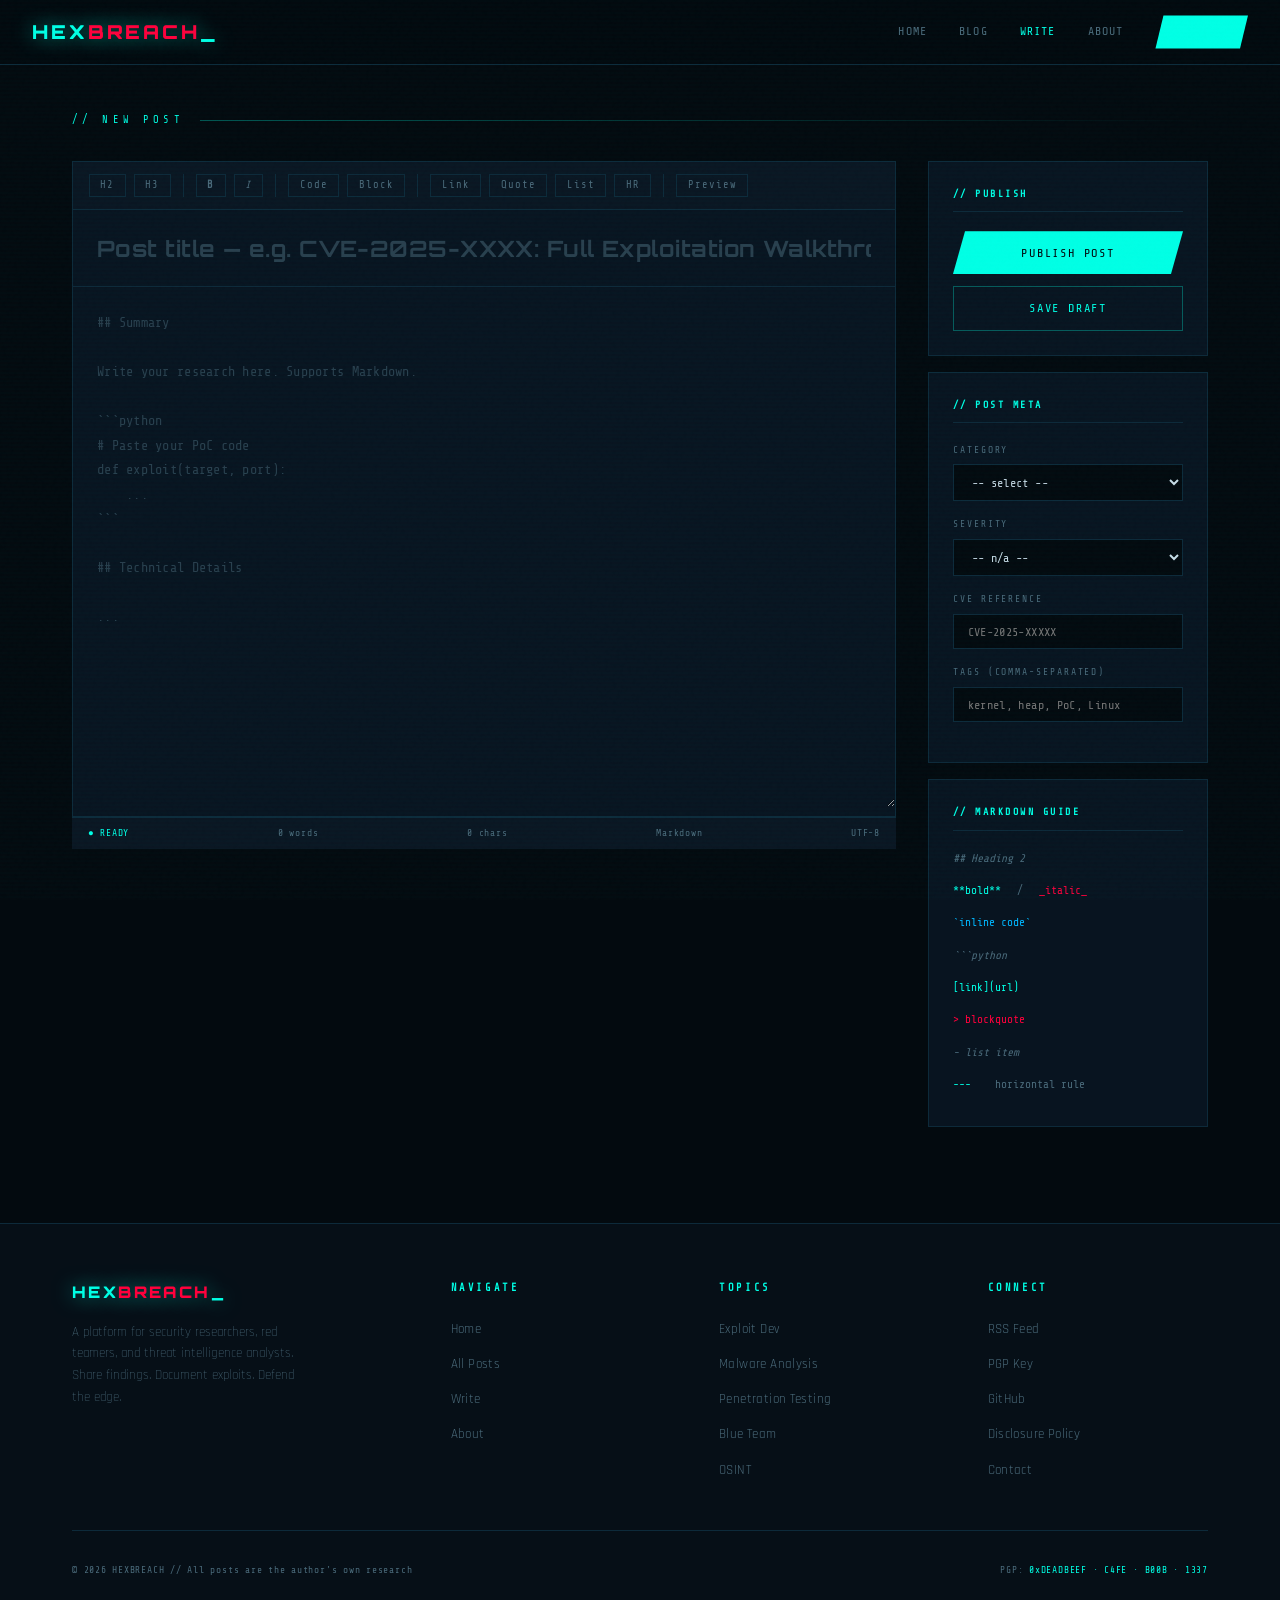
<file: pages/write.html>
<!DOCTYPE html>
<html lang="en">
<head>
  <meta charset="UTF-8">
  <meta name="viewport" content="width=device-width, initial-scale=1.0">
  <title>Write — HEXBREACH</title>
  <link rel="stylesheet" href="../css/variables.css">
  <link rel="stylesheet" href="../css/layout.css">
  <link rel="stylesheet" href="../css/editor.css">
</head>
<body>

  <div id="header-placeholder"></div>

  <main class="write-page">
    <div class="container">

      <div class="section-label" style="margin-bottom:2rem;">// New Post</div>

      <div class="write-page-layout">

        <!-- EDITOR PANEL -->
        <div>
          <!-- Toolbar -->
          <div class="editor-toolbar">
            <button class="toolbar-btn" data-action="h2">H2</button>
            <button class="toolbar-btn" data-action="h3">H3</button>
            <div class="toolbar-sep"></div>
            <button class="toolbar-btn" data-action="bold"><strong>B</strong></button>
            <button class="toolbar-btn" data-action="italic"><em>I</em></button>
            <div class="toolbar-sep"></div>
            <button class="toolbar-btn" data-action="code">Code</button>
            <button class="toolbar-btn" data-action="codeblock">Block</button>
            <div class="toolbar-sep"></div>
            <button class="toolbar-btn" data-action="link">Link</button>
            <button class="toolbar-btn" data-action="blockquote">Quote</button>
            <button class="toolbar-btn" data-action="list">List</button>
            <button class="toolbar-btn" data-action="hr">HR</button>
            <div class="toolbar-sep"></div>
            <button class="toolbar-btn" id="btn-preview" onclick="togglePreview()">Preview</button>
          </div>

          <!-- Editor area -->
          <div class="editor-area">
            <input
              type="text"
              class="title-input"
              id="post-title"
              placeholder="Post title — e.g. CVE-2025-XXXX: Full Exploitation Walkthrough"
            >
            <textarea
              class="body-textarea"
              id="post-body"
              placeholder="## Summary&#10;&#10;Write your research here. Supports Markdown.&#10;&#10;```python&#10;# Paste your PoC code&#10;def exploit(target, port):&#10;    ...&#10;```&#10;&#10;## Technical Details&#10;&#10;..."></textarea>
            <!-- Preview pane (hidden by default) -->
            <div id="post-preview" style="display:none;padding:1.5rem;font-size:0.9rem;color:var(--text);line-height:1.8;min-height:520px;"></div>
          </div>

          <!-- Footer bar -->
          <div class="editor-footer">
            <span class="status-ok" id="editor-status">● READY</span>
            <span id="word-count">0 words</span>
            <span id="char-count">0 chars</span>
            <span>Markdown</span>
            <span>UTF-8</span>
          </div>
        </div>

        <!-- META SIDEBAR -->
        <aside class="meta-sidebar">

          <div class="meta-panel">
            <h4>// Publish</h4>
            <div class="publish-btns">
              <button class="btn-primary" id="btn-publish" onclick="publishPost()">Publish Post</button>
              <button class="btn-ghost"   id="btn-save-draft" onclick="saveDraft()">Save Draft</button>
            </div>
          </div>

          <div class="meta-panel">
            <h4>// Post Meta</h4>

            <div class="meta-field">
              <label for="post-category">Category</label>
              <select id="post-category">
                <option value="">-- select --</option>
                <option>Exploit Development</option>
                <option>Malware Analysis</option>
                <option>Penetration Testing</option>
                <option>Blue Team / Defense</option>
                <option>OSINT &amp; Recon</option>
                <option>Cloud Security</option>
                <option>Cryptography</option>
                <option>CTF Writeup</option>
              </select>
            </div>

            <div class="meta-field">
              <label for="post-severity">Severity</label>
              <select id="post-severity">
                <option value="">-- n/a --</option>
                <option>Informational</option>
                <option>Low</option>
                <option>Medium</option>
                <option>High</option>
                <option>Critical</option>
              </select>
            </div>

            <div class="meta-field">
              <label for="post-cve">CVE Reference</label>
              <input type="text" id="post-cve" placeholder="CVE-2025-XXXXX">
            </div>

            <div class="meta-field">
              <label for="post-tags">Tags (comma-separated)</label>
              <input type="text" id="post-tags" placeholder="kernel, heap, PoC, Linux">
            </div>
          </div>

          <div class="meta-panel">
            <h4>// Markdown Guide</h4>
            <div style="display:flex;flex-direction:column;gap:0.4rem;">
              <div class="editor-line" style="font-size:0.7rem;"><span class="cmt">## Heading 2</span></div>
              <div class="editor-line" style="font-size:0.7rem;"><span class="str">**bold**</span><span style="color:var(--text-dim);"> / </span><span class="kw">_italic_</span></div>
              <div class="editor-line" style="font-size:0.7rem;"><span class="fn">`inline code`</span></div>
              <div class="editor-line" style="font-size:0.7rem;"><span class="cmt">```python</span></div>
              <div class="editor-line" style="font-size:0.7rem;"><span class="str">[link](url)</span></div>
              <div class="editor-line" style="font-size:0.7rem;"><span class="kw">&gt; blockquote</span></div>
              <div class="editor-line" style="font-size:0.7rem;"><span class="cmt">- list item</span></div>
              <div class="editor-line" style="font-size:0.7rem;"><span class="str">---</span><span style="color:var(--text-dim);margin-left:0.5rem;">horizontal rule</span></div>
            </div>
          </div>

        </aside>
      </div>
    </div>
  </main>

  <div id="footer-placeholder"></div>

  <script src="../js/layout.js"></script>
  <script src="../js/write.js"></script>
</body>
</html>
</file>
<file: css/variables.css>
/* ═══════════════════════════════════════════════════
   HEXBREACH — CSS Variables & Reset
   css/variables.css
   ═══════════════════════════════════════════════════ */

/* ─── GOOGLE FONTS ─── */
@import url('https://fonts.googleapis.com/css2?family=Share+Tech+Mono&family=Rajdhani:wght@300;400;500;600;700&family=Orbitron:wght@400;700;900&display=swap');

/* ─── DESIGN TOKENS ─── */
:root {
  /* Backgrounds */
  --bg:          #030a0f;
  --bg2:         #060f17;
  --bg3:         #0a1622;
  --panel:       #081420;

  /* Borders */
  --border:      #0d2a3a;
  --border-mid:  #1a3a50;

  /* Brand colours */
  --glow:        #00ffe5;
  --glow2:       #00b8ff;
  --accent:      #ff003c;
  --gold:        #ffd700;

  /* Text */
  --text:        #c8dde8;
  --text-dim:    #4a6a7a;
  --text-bright: #e8f4f8;

  /* Fonts */
  --mono:        'Share Tech Mono', monospace;
  --display:     'Orbitron', sans-serif;
  --body:        'Rajdhani', sans-serif;

  /* Misc */
  --header-h:    64px;
  --radius:      2px;
}

/* ─── RESET ─── */
*, *::before, *::after {
  box-sizing: border-box;
  margin: 0;
  padding: 0;
}

html { scroll-behavior: smooth; }

body {
  background: var(--bg);
  color: var(--text);
  font-family: var(--body);
  font-size: 16px;
  line-height: 1.6;
  overflow-x: hidden;
  cursor: crosshair;
}

img  { display: block; max-width: 100%; }
a    { color: inherit; text-decoration: none; }
ul   { list-style: none; }
button { font-family: inherit; cursor: pointer; }

/* ─── SCANLINE OVERLAY ─── */
body::before {
  content: '';
  position: fixed;
  inset: 0;
  background: repeating-linear-gradient(
    0deg,
    transparent,
    transparent 2px,
    rgba(0,255,229,0.012) 2px,
    rgba(0,255,229,0.012) 4px
  );
  pointer-events: none;
  z-index: 9999;
}

/* ─── NOISE TEXTURE ─── */
body::after {
  content: '';
  position: fixed;
  inset: 0;
  background-image: url("data:image/svg+xml,%3Csvg viewBox='0 0 256 256' xmlns='http://www.w3.org/2000/svg'%3E%3Cfilter id='n'%3E%3CfeTurbulence type='fractalNoise' baseFrequency='0.9' numOctaves='4' stitchTiles='stitch'/%3E%3C/filter%3E%3Crect width='100%25' height='100%25' filter='url(%23n)' opacity='0.04'/%3E%3C/svg%3E");
  pointer-events: none;
  z-index: 9998;
  opacity: 0.4;
}

/* ─── SCROLLBAR ─── */
::-webkit-scrollbar       { width: 5px; }
::-webkit-scrollbar-track { background: var(--bg); }
::-webkit-scrollbar-thumb { background: var(--glow); border-radius: 2px; }

/* ─── SELECTION ─── */
::selection { background: var(--glow); color: var(--bg); }

/* ─── LAYOUT HELPERS ─── */
.container {
  max-width: 1200px;
  margin: 0 auto;
  padding: 0 2rem;
}

.page-top { padding-top: calc(var(--header-h) + 5rem); }

/* ─── SECTION LABEL ─── */
.section-label {
  font-family: var(--mono);
  font-size: 0.65rem;
  letter-spacing: 0.4em;
  text-transform: uppercase;
  color: var(--glow);
  margin-bottom: 0.75rem;
  display: flex;
  align-items: center;
  gap: 1rem;
}
.section-label::after {
  content: '';
  flex: 1;
  height: 1px;
  background: linear-gradient(90deg, rgba(0,255,229,0.3), transparent);
}

/* ─── TAGS / CHIPS ─── */
.post-tag {
  font-family: var(--mono);
  font-size: 0.6rem;
  letter-spacing: 0.2em;
  text-transform: uppercase;
  padding: 0.2rem 0.6rem;
  border: 1px solid;
}
.tag-red  { color: var(--accent); border-color: rgba(255,0,60,0.4);   background: rgba(255,0,60,0.08);   }
.tag-cyan { color: var(--glow);   border-color: rgba(0,255,229,0.4);  background: rgba(0,255,229,0.06);  }
.tag-blue { color: var(--glow2);  border-color: rgba(0,184,255,0.4);  background: rgba(0,184,255,0.06);  }
.tag-gold { color: var(--gold);   border-color: rgba(255,215,0,0.4);  background: rgba(255,215,0,0.06);  }

.post-date {
  font-family: var(--mono);
  font-size: 0.65rem;
  color: var(--text-dim);
  letter-spacing: 0.1em;
}

.post-meta {
  display: flex;
  gap: 0.75rem;
  align-items: center;
  flex-wrap: wrap;
}

/* ─── BUTTONS ─── */
.btn-primary {
  font-family: var(--mono);
  font-size: 0.75rem;
  letter-spacing: 0.15em;
  text-transform: uppercase;
  color: var(--bg);
  background: var(--glow);
  border: none;
  padding: 0.9rem 2rem;
  clip-path: polygon(12px 0%, 100% 0%, calc(100% - 12px) 100%, 0% 100%);
  transition: all 0.2s;
  box-shadow: 0 0 24px rgba(0,255,229,0.3);
  display: inline-block;
}
.btn-primary:hover {
  background: #fff;
  box-shadow: 0 0 40px rgba(0,255,229,0.6);
  transform: translateY(-1px);
}

.btn-ghost {
  font-family: var(--mono);
  font-size: 0.75rem;
  letter-spacing: 0.15em;
  text-transform: uppercase;
  color: var(--glow);
  background: transparent;
  border: 1px solid rgba(0,255,229,0.3);
  padding: 0.9rem 2rem;
  transition: all 0.2s;
  display: inline-block;
}
.btn-ghost:hover {
  border-color: var(--glow);
  background: rgba(0,255,229,0.08);
}

.btn-accent {
  font-family: var(--mono);
  font-size: 0.7rem;
  letter-spacing: 0.1em;
  text-transform: uppercase;
  color: var(--bg);
  background: var(--glow);
  border: none;
  padding: 0.45rem 1.1rem;
  clip-path: polygon(8px 0%, 100% 0%, calc(100% - 8px) 100%, 0% 100%);
  transition: background 0.2s;
  display: inline-block;
}
.btn-accent:hover { background: var(--glow2); }

/* ─── ANIMATIONS ─── */
@keyframes blink       { 0%,100%{opacity:1} 50%{opacity:0} }
@keyframes gridPan     { 0%{transform:translateY(0)} 100%{transform:translateY(60px)} }
@keyframes typing      { from{width:0} to{width:100%} }
@keyframes cursorBlink { 0%,100%{border-color:var(--glow)} 50%{border-color:transparent} }
@keyframes pulse       { 0%,100%{box-shadow:0 0 0 0 rgba(0,255,229,0.3)} 50%{box-shadow:0 0 0 8px rgba(0,255,229,0)} }
@keyframes fadeInUp    { from{opacity:0;transform:translateY(24px)} to{opacity:1;transform:translateY(0)} }
@keyframes fadeIn      { from{opacity:0} to{opacity:1} }

/* ─── CURSOR ─── */
.editor-cursor {
  display: inline-block;
  width: 8px; height: 14px;
  background: var(--glow);
  vertical-align: middle;
  animation: blink 1s step-end infinite;
  margin-left: 2px;
}

/* ─── STATUS BAR ─── */
.status-bar {
  font-family: var(--mono);
  font-size: 0.6rem;
  color: var(--text-dim);
  letter-spacing: 0.1em;
  display: flex;
  gap: 2rem;
  padding: 0.5rem 1rem;
  border-top: 1px solid var(--border);
  background: var(--bg3);
}
.status-ok { color: var(--glow); }

/* ─── RESPONSIVE HELPERS ─── */
@media (max-width: 900px) { nav a:not(.btn-accent) { display: none; } }
@media (max-width: 600px) { .container { padding: 0 1.2rem; } }
</file>
<file: css/layout.css>
/* ═══════════════════════════════════════════════════
   HEXBREACH — Header & Footer
   css/layout.css
   ═══════════════════════════════════════════════════ */

/* ════════════════════════════════════════
   HEADER
   ════════════════════════════════════════ */
.site-header {
  position: fixed;
  top: 0; left: 0; right: 0;
  z-index: 100;
  background: rgba(3,10,15,0.93);
  backdrop-filter: blur(14px);
  border-bottom: 1px solid var(--border);
  transition: box-shadow 0.3s;
}

.site-header.scrolled {
  box-shadow: 0 4px 32px rgba(0,0,0,0.7);
}

.header-inner {
  display: flex;
  align-items: center;
  justify-content: space-between;
  height: var(--header-h);
  padding: 0 2rem;
  max-width: 1400px;
  margin: 0 auto;
}

/* Logo */
.logo {
  font-family: var(--display);
  font-size: 1.2rem;
  font-weight: 900;
  color: var(--glow);
  text-decoration: none;
  letter-spacing: 0.15em;
  text-shadow: 0 0 20px rgba(0,255,229,0.6);
  position: relative;
  transition: text-shadow 0.15s;
}
.logo span { color: var(--accent); }
.logo::after { content: '_'; animation: blink 1s step-end infinite; }

/* Nav */
.site-nav {
  display: flex;
  gap: 2rem;
  align-items: center;
}

.site-nav a {
  font-family: var(--mono);
  font-size: 0.73rem;
  color: var(--text-dim);
  text-decoration: none;
  letter-spacing: 0.1em;
  text-transform: uppercase;
  transition: color 0.2s;
  position: relative;
}
.site-nav a:hover { color: var(--glow); }
.site-nav a:hover::before { content: '> '; color: var(--glow); }
.site-nav a.active { color: var(--glow); }

/* Mobile hamburger */
.hamburger {
  display: none;
  flex-direction: column;
  gap: 5px;
  background: none;
  border: none;
  padding: 4px;
}
.hamburger span {
  display: block;
  width: 22px; height: 2px;
  background: var(--text-dim);
  transition: all 0.3s;
}
.hamburger.open span:nth-child(1) { transform: translateY(7px) rotate(45deg); background: var(--glow); }
.hamburger.open span:nth-child(2) { opacity: 0; }
.hamburger.open span:nth-child(3) { transform: translateY(-7px) rotate(-45deg); background: var(--glow); }

/* Mobile nav drawer */
.mobile-nav {
  display: none;
  flex-direction: column;
  background: var(--bg2);
  border-bottom: 1px solid var(--border);
  padding: 1rem 2rem;
  gap: 0.6rem;
}
.mobile-nav.open { display: flex; }
.mobile-nav a {
  font-family: var(--mono);
  font-size: 0.8rem;
  color: var(--text-dim);
  padding: 0.5rem 0;
  border-bottom: 1px solid var(--border);
  letter-spacing: 0.08em;
  text-transform: uppercase;
  transition: color 0.2s;
}
.mobile-nav a:last-child { border-bottom: none; }
.mobile-nav a:hover { color: var(--glow); }

@media (max-width: 900px) {
  .hamburger { display: flex; }
}

/* ════════════════════════════════════════
   FOOTER
   ════════════════════════════════════════ */
.site-footer {
  border-top: 1px solid var(--border);
  padding: 3.5rem 0 2rem;
  background: var(--bg2);
}

.footer-grid {
  display: grid;
  grid-template-columns: 1.5fr 1fr 1fr 1fr;
  gap: 3rem;
  margin-bottom: 3rem;
}

.footer-brand .logo {
  display: inline-block;
  margin-bottom: 1rem;
  font-size: 1rem;
}
.footer-brand p {
  font-size: 0.8rem;
  color: var(--text-dim);
  font-weight: 300;
  line-height: 1.7;
  max-width: 240px;
}

.footer-col h4 {
  font-family: var(--mono);
  font-size: 0.65rem;
  letter-spacing: 0.25em;
  text-transform: uppercase;
  color: var(--glow);
  margin-bottom: 1.2rem;
}
.footer-col ul { display: flex; flex-direction: column; gap: 0.6rem; }
.footer-col ul li a {
  font-size: 0.8rem;
  color: var(--text-dim);
  transition: color 0.2s;
  letter-spacing: 0.03em;
}
.footer-col ul li a:hover { color: var(--glow); }

.footer-bottom {
  display: flex;
  justify-content: space-between;
  align-items: center;
  padding-top: 2rem;
  border-top: 1px solid var(--border);
  flex-wrap: wrap;
  gap: 1rem;
}
.footer-copy {
  font-family: var(--mono);
  font-size: 0.6rem;
  color: var(--text-dim);
  letter-spacing: 0.08em;
}
.footer-pgp {
  font-family: var(--mono);
  font-size: 0.6rem;
  color: var(--text-dim);
  letter-spacing: 0.08em;
}
.footer-pgp span { color: var(--glow); }

@media (max-width: 900px) {
  .footer-grid { grid-template-columns: 1fr 1fr; gap: 2rem; }
}
@media (max-width: 600px) {
  .footer-grid { grid-template-columns: 1fr; }
  .footer-bottom { flex-direction: column; text-align: center; }
}
</file>
<file: css/home.css>
/* ═══════════════════════════════════════════════════
   HEXBREACH — Homepage Styles
   css/home.css
   ═══════════════════════════════════════════════════ */

/* ════════════════════════════════════════
   HERO
   ════════════════════════════════════════ */
.hero {
  min-height: 100vh;
  display: flex;
  align-items: center;
  padding-top: var(--header-h);
  position: relative;
  overflow: hidden;
}

.hero-grid {
  position: absolute;
  inset: 0;
  background-image:
    linear-gradient(rgba(0,255,229,0.04) 1px, transparent 1px),
    linear-gradient(90deg, rgba(0,255,229,0.04) 1px, transparent 1px);
  background-size: 60px 60px;
  animation: gridPan 20s linear infinite;
}

.hero-glow {
  position: absolute;
  width: 800px; height: 800px;
  border-radius: 50%;
  background: radial-gradient(circle, rgba(0,255,229,0.06) 0%, transparent 70%);
  top: 50%; left: 50%;
  transform: translate(-50%, -60%);
  pointer-events: none;
}

.hero-content {
  position: relative;
  z-index: 2;
  max-width: 900px;
  padding: 0 2rem;
  margin: 0 auto;
}

.hero-tag {
  font-family: var(--mono);
  font-size: 0.7rem;
  color: var(--glow);
  letter-spacing: 0.3em;
  text-transform: uppercase;
  margin-bottom: 1.5rem;
  display: flex;
  align-items: center;
  gap: 0.75rem;
  animation: fadeInUp 0.6s 0.1s both;
}
.hero-tag::before {
  content: '';
  display: block;
  width: 32px; height: 1px;
  background: var(--glow);
  box-shadow: 0 0 8px var(--glow);
}

.terminal-line {
  font-family: var(--mono);
  font-size: 0.75rem;
  color: var(--text-dim);
  margin-bottom: 2rem;
  padding: 0.75rem 1rem;
  border-left: 2px solid var(--glow);
  background: rgba(0,255,229,0.03);
  animation: fadeInUp 0.6s 0.2s both;
}
.terminal-line .prompt { color: var(--glow); }

.typewriter {
  display: inline-block;
  overflow: hidden;
  border-right: 2px solid var(--glow);
  white-space: nowrap;
  animation: typing 2.5s steps(30) forwards, cursorBlink 0.7s step-end infinite;
  font-family: var(--mono);
  font-size: 0.85rem;
  color: var(--glow);
  max-width: 100%;
}

.hero h1 {
  font-family: var(--display);
  font-size: clamp(2.5rem, 7vw, 5.5rem);
  font-weight: 900;
  line-height: 1.0;
  color: var(--text-bright);
  margin-bottom: 1.5rem;
  letter-spacing: -0.02em;
  animation: fadeInUp 0.6s 0.3s both;
}
.hero h1 .highlight { color: var(--glow); text-shadow: 0 0 30px rgba(0,255,229,0.5); }
.hero h1 .red       { color: var(--accent); text-shadow: 0 0 20px rgba(255,0,60,0.5); }

.hero-desc {
  font-size: 1.1rem;
  color: var(--text-dim);
  max-width: 540px;
  margin-bottom: 3rem;
  font-weight: 300;
  letter-spacing: 0.03em;
  animation: fadeInUp 0.6s 0.4s both;
}

.hero-actions {
  display: flex;
  gap: 1rem;
  flex-wrap: wrap;
  animation: fadeInUp 0.6s 0.5s both;
}

/* ════════════════════════════════════════
   STATS BAR
   ════════════════════════════════════════ */
.stats-bar {
  padding: 3rem 0;
  border-bottom: 1px solid var(--border);
}

.stats-grid {
  display: grid;
  grid-template-columns: repeat(4, 1fr);
  border: 1px solid var(--border);
}

.stat-item {
  padding: 2rem;
  text-align: center;
  border-right: 1px solid var(--border);
  position: relative;
  overflow: hidden;
}
.stat-item:last-child { border-right: none; }
.stat-item::after {
  content: '';
  position: absolute;
  bottom: 0; left: 50%;
  transform: translateX(-50%);
  width: 0; height: 2px;
  background: var(--glow);
  transition: width 0.4s;
}
.stat-item:hover::after { width: 100%; }

.stat-num {
  font-family: var(--display);
  font-size: 2.2rem;
  font-weight: 900;
  color: var(--glow);
  text-shadow: 0 0 20px rgba(0,255,229,0.4);
  display: block;
  line-height: 1;
  margin-bottom: 0.5rem;
}
.stat-label {
  font-family: var(--mono);
  font-size: 0.62rem;
  letter-spacing: 0.2em;
  color: var(--text-dim);
  text-transform: uppercase;
}

/* ════════════════════════════════════════
   FEATURED POST
   ════════════════════════════════════════ */
.featured-section { padding: 6rem 0 4rem; }

.featured-card {
  display: grid;
  grid-template-columns: 1fr 1fr;
  border: 1px solid var(--border);
  background: var(--panel);
  position: relative;
  overflow: hidden;
  transition: border-color 0.3s;
}
.featured-card:hover { border-color: rgba(0,255,229,0.3); }
.featured-card::before {
  content: '';
  position: absolute;
  top: 0; left: 0; right: 0; height: 2px;
  background: linear-gradient(90deg, var(--accent), var(--glow));
}

.featured-visual {
  background: var(--bg3);
  position: relative;
  min-height: 380px;
  display: flex;
  align-items: center;
  justify-content: center;
  overflow: hidden;
}
.featured-visual::after {
  content: 'FEATURED';
  position: absolute;
  top: 1.5rem; left: 1.5rem;
  font-family: var(--mono);
  font-size: 0.6rem;
  letter-spacing: 0.3em;
  color: var(--accent);
  background: rgba(255,0,60,0.12);
  border: 1px solid rgba(255,0,60,0.3);
  padding: 0.25rem 0.6rem;
}

.featured-body {
  padding: 3rem;
  display: flex;
  flex-direction: column;
  justify-content: space-between;
}
.featured-body .post-meta { margin-bottom: 1.5rem; }
.featured-body h2 {
  font-family: var(--display);
  font-size: 1.8rem;
  font-weight: 700;
  color: var(--text-bright);
  line-height: 1.2;
  margin-bottom: 1rem;
}
.featured-body > div:first-child p {
  color: var(--text-dim);
  font-size: 1rem;
  font-weight: 300;
  line-height: 1.75;
}
.featured-footer { margin-top: 2rem; }
.featured-footer .post-meta { margin-bottom: 1.5rem; }

.read-link {
  font-family: var(--mono);
  font-size: 0.7rem;
  color: var(--glow);
  letter-spacing: 0.15em;
  text-transform: uppercase;
  display: inline-flex;
  align-items: center;
  gap: 0.75rem;
  transition: gap 0.2s;
}
.read-link:hover { gap: 1.25rem; }
.read-link::after { content: '──→'; }

/* ════════════════════════════════════════
   CATEGORIES STRIP
   ════════════════════════════════════════ */
.categories-section { padding: 0 0 5rem; }

.categories-grid {
  display: grid;
  grid-template-columns: repeat(6, 1fr);
  gap: 1px;
  background: var(--border);
  border: 1px solid var(--border);
}

.cat-card {
  background: var(--panel);
  padding: 1.5rem 1rem;
  text-align: center;
  cursor: pointer;
  transition: background 0.2s;
  position: relative;
  overflow: hidden;
}
.cat-card:hover { background: var(--bg3); }
.cat-card::after {
  content: '';
  position: absolute;
  bottom: 0; left: 0; right: 0; height: 2px;
  background: var(--glow);
  transform: scaleX(0);
  transition: transform 0.2s;
}
.cat-card:hover::after { transform: scaleX(1); }
.cat-icon { font-size: 1.5rem; margin-bottom: 0.5rem; display: block; }
.cat-name {
  font-family: var(--mono);
  font-size: 0.6rem;
  letter-spacing: 0.15em;
  color: var(--text-dim);
  text-transform: uppercase;
  display: block;
}
.cat-card:hover .cat-name { color: var(--glow); }

/* ════════════════════════════════════════
   BLOG GRID (latest)
   ════════════════════════════════════════ */
.latest-section { padding: 4rem 0 6rem; }

.blog-grid {
  display: grid;
  grid-template-columns: repeat(3, 1fr);
  gap: 1.5px;
  background: var(--border);
  border: 1px solid var(--border);
}

.blog-card {
  background: var(--panel);
  padding: 2rem;
  transition: background 0.25s;
  position: relative;
  overflow: hidden;
  cursor: pointer;
}
.blog-card::before {
  content: '';
  position: absolute;
  left: 0; top: 0; bottom: 0; width: 0;
  background: var(--glow);
  transition: width 0.2s;
  opacity: 0.06;
}
.blog-card:hover           { background: var(--bg3); }
.blog-card:hover::before   { width: 100%; }

.card-number {
  font-family: var(--mono);
  font-size: 0.6rem;
  color: var(--border);
  letter-spacing: 0.2em;
  margin-bottom: 1.5rem;
  transition: color 0.2s;
}
.blog-card:hover .card-number { color: var(--glow); }
.blog-card .post-meta { margin-bottom: 0.75rem; }
.blog-card h3 {
  font-family: var(--display);
  font-size: 0.95rem;
  font-weight: 700;
  color: var(--text-bright);
  line-height: 1.3;
  margin-bottom: 0.75rem;
  letter-spacing: 0.02em;
}
.blog-card p {
  font-size: 0.88rem;
  color: var(--text-dim);
  font-weight: 300;
  margin-bottom: 1.5rem;
  line-height: 1.65;
}
.card-footer {
  display: flex;
  align-items: center;
  justify-content: space-between;
  border-top: 1px solid var(--border);
  padding-top: 1rem;
}
.arrow-btn {
  font-size: 0.9rem;
  color: var(--text-dim);
  transition: color 0.2s, transform 0.2s;
}
.blog-card:hover .arrow-btn { color: var(--glow); transform: translateX(4px); }

/* ════════════════════════════════════════
   NEWSLETTER SECTION
   ════════════════════════════════════════ */
.newsletter-section { padding: 6rem 0; }

.newsletter-inner {
  border: 1px solid var(--border);
  padding: 4rem;
  text-align: center;
  background: var(--panel);
  position: relative;
  overflow: hidden;
}
.newsletter-inner::before {
  content: '';
  position: absolute;
  top: 0; left: 0; right: 0; height: 1px;
  background: linear-gradient(90deg, transparent, var(--glow), transparent);
}
.newsletter-inner h2 {
  font-family: var(--display);
  font-size: 2rem;
  font-weight: 900;
  color: var(--text-bright);
  margin-bottom: 0.75rem;
  letter-spacing: 0.05em;
}
.newsletter-inner > p {
  color: var(--text-dim);
  font-size: 0.95rem;
  margin-bottom: 2.5rem;
  font-weight: 300;
}
.subscribe-form {
  display: flex;
  max-width: 480px;
  margin: 0 auto;
}
.subscribe-form input {
  flex: 1;
  background: var(--bg);
  border: 1px solid var(--border);
  border-right: none;
  padding: 0.85rem 1.25rem;
  font-family: var(--mono);
  font-size: 0.75rem;
  color: var(--text);
  outline: none;
  letter-spacing: 0.05em;
  transition: border-color 0.2s;
}
.subscribe-form input:focus { border-color: rgba(0,255,229,0.4); }
.subscribe-form input::placeholder { color: var(--text-dim); }
.subscribe-form button {
  font-family: var(--mono);
  font-size: 0.7rem;
  letter-spacing: 0.15em;
  text-transform: uppercase;
  color: var(--bg);
  background: var(--glow);
  border: none;
  padding: 0.85rem 1.75rem;
  transition: all 0.2s;
  white-space: nowrap;
}
.subscribe-form button:hover { background: var(--text-bright); box-shadow: 0 0 20px rgba(0,255,229,0.4); }
.warning-text {
  font-family: var(--mono);
  font-size: 0.6rem;
  color: var(--text-dim);
  margin-top: 1rem;
  letter-spacing: 0.05em;
}
.warning-text span { color: var(--glow); }

/* ─── RESPONSIVE ─── */
@media (max-width: 900px) {
  .featured-card    { grid-template-columns: 1fr; }
  .featured-visual  { min-height: 200px; }
  .blog-grid        { grid-template-columns: 1fr 1fr; }
  .stats-grid       { grid-template-columns: 1fr 1fr; }
  .categories-grid  { grid-template-columns: repeat(3, 1fr); }
}
@media (max-width: 600px) {
  .blog-grid        { grid-template-columns: 1fr; }
  .categories-grid  { grid-template-columns: repeat(2, 1fr); }
  .newsletter-inner { padding: 2rem 1.5rem; }
}
</file>
<file: css/editor.css>
/* ═══════════════════════════════════════════════════
   HEXBREACH — Write / Editor Styles
   css/editor.css
   ═══════════════════════════════════════════════════ */

/* ════════════════════════════════════════
   WRITE PROMO SECTION (homepage)
   ════════════════════════════════════════ */
.write-section {
  padding: 6rem 0;
  background: var(--bg2);
  border-top: 1px solid var(--border);
  border-bottom: 1px solid var(--border);
  position: relative;
}
.write-section::before {
  content: '';
  position: absolute;
  inset: 0;
  background-image:
    linear-gradient(rgba(0,255,229,0.03) 1px, transparent 1px),
    linear-gradient(90deg, rgba(0,255,229,0.03) 1px, transparent 1px);
  background-size: 40px 40px;
  pointer-events: none;
}
.write-layout {
  display: grid;
  grid-template-columns: 1fr 1fr;
  gap: 5rem;
  align-items: center;
  position: relative;
  z-index: 2;
}
.write-info h2 {
  font-family: var(--display);
  font-size: 2.4rem;
  font-weight: 900;
  color: var(--text-bright);
  line-height: 1.1;
  margin-bottom: 1.5rem;
}
.write-info p {
  color: var(--text-dim);
  font-size: 1rem;
  font-weight: 300;
  margin-bottom: 2rem;
  line-height: 1.8;
}
.feature-list { display: flex; flex-direction: column; gap: 0.75rem; margin-bottom: 2rem; }
.feature-list li {
  font-family: var(--mono);
  font-size: 0.75rem;
  color: var(--text);
  letter-spacing: 0.05em;
  display: flex;
  align-items: center;
  gap: 0.75rem;
}
.feature-list li::before { content: '[OK]'; color: var(--glow); font-size: 0.65rem; flex-shrink: 0; }

/* ─── Editor Mock ─── */
.editor-mock {
  background: var(--panel);
  border: 1px solid var(--border);
  box-shadow: 0 0 60px rgba(0,255,229,0.06);
}
.editor-topbar {
  display: flex;
  align-items: center;
  padding: 0.75rem 1rem;
  border-bottom: 1px solid var(--border);
  gap: 0.5rem;
  background: var(--bg3);
}
.dot        { width: 10px; height: 10px; border-radius: 50%; flex-shrink: 0; }
.dot-red    { background: var(--accent); }
.dot-yellow { background: var(--gold); }
.dot-green  { background: var(--glow); }
.editor-title {
  font-family: var(--mono);
  font-size: 0.62rem;
  color: var(--text-dim);
  margin-left: auto;
  letter-spacing: 0.1em;
}
.editor-body { padding: 1.5rem; }
.editor-line {
  font-family: var(--mono);
  font-size: 0.75rem;
  margin-bottom: 0.5rem;
  display: flex;
  gap: 1rem;
}
.line-num     { color: var(--border); width: 1.5rem; text-align: right; flex-shrink: 0; font-size: 0.65rem; }
.line-content { color: var(--text); flex: 1; }
.kw  { color: var(--accent); }
.str { color: var(--glow); }
.cmt { color: var(--text-dim); font-style: italic; }
.fn  { color: var(--glow2); }

/* ════════════════════════════════════════
   WRITE PAGE — Full Editor
   ════════════════════════════════════════ */
.write-page {
  padding: calc(var(--header-h) + 3rem) 0 5rem;
  min-height: 100vh;
}

.write-page-layout {
  display: grid;
  grid-template-columns: 1fr 280px;
  gap: 2rem;
  align-items: start;
}

/* Toolbar */
.editor-toolbar {
  display: flex;
  gap: 0.5rem;
  padding: 0.75rem 1rem;
  background: var(--bg3);
  border: 1px solid var(--border);
  border-bottom: none;
  flex-wrap: wrap;
}
.toolbar-btn {
  font-family: var(--mono);
  font-size: 0.65rem;
  color: var(--text-dim);
  background: transparent;
  border: 1px solid var(--border);
  padding: 0.3rem 0.65rem;
  letter-spacing: 0.1em;
  transition: all 0.2s;
}
.toolbar-btn:hover { color: var(--glow); border-color: rgba(0,255,229,0.3); }
.toolbar-sep { width: 1px; background: var(--border); margin: 0 0.25rem; }

/* Editor fields */
.editor-area {
  background: var(--panel);
  border: 1px solid var(--border);
}
.title-input {
  width: 100%;
  background: transparent;
  border: none;
  border-bottom: 1px solid var(--border);
  padding: 1.5rem 1.5rem;
  font-family: var(--display);
  font-size: 1.4rem;
  font-weight: 700;
  color: var(--text-bright);
  outline: none;
  letter-spacing: 0.02em;
}
.title-input::placeholder { color: var(--text-dim); opacity: 0.5; }

.body-textarea {
  width: 100%;
  min-height: 520px;
  background: transparent;
  border: none;
  padding: 1.5rem;
  font-family: var(--mono);
  font-size: 0.85rem;
  color: var(--text);
  outline: none;
  resize: vertical;
  line-height: 1.8;
  letter-spacing: 0.02em;
}
.body-textarea::placeholder { color: var(--text-dim); opacity: 0.5; }

/* Meta fields sidebar */
.meta-sidebar { position: sticky; top: calc(var(--header-h) + 1rem); }
.meta-panel {
  background: var(--panel);
  border: 1px solid var(--border);
  padding: 1.5rem;
  margin-bottom: 1rem;
}
.meta-panel h4 {
  font-family: var(--mono);
  font-size: 0.62rem;
  color: var(--glow);
  letter-spacing: 0.25em;
  text-transform: uppercase;
  margin-bottom: 1.2rem;
  padding-bottom: 0.6rem;
  border-bottom: 1px solid var(--border);
}
.meta-field { margin-bottom: 1rem; }
.meta-field label {
  display: block;
  font-family: var(--mono);
  font-size: 0.6rem;
  color: var(--text-dim);
  letter-spacing: 0.2em;
  text-transform: uppercase;
  margin-bottom: 0.4rem;
}
.meta-field input,
.meta-field select {
  width: 100%;
  background: var(--bg);
  border: 1px solid var(--border);
  color: var(--text);
  font-family: var(--mono);
  font-size: 0.75rem;
  padding: 0.6rem 0.85rem;
  outline: none;
  transition: border-color 0.2s;
  letter-spacing: 0.03em;
}
.meta-field input:focus,
.meta-field select:focus { border-color: rgba(0,255,229,0.4); }
.meta-field select option { background: var(--bg3); }
.meta-field select { cursor: pointer; }

.publish-btns { display: flex; flex-direction: column; gap: 0.75rem; }
.publish-btns .btn-primary,
.publish-btns .btn-ghost { width: 100%; text-align: center; display: block; }

/* Word count bar */
.editor-footer {
  display: flex;
  justify-content: space-between;
  padding: 0.5rem 1rem;
  border-top: 1px solid var(--border);
  background: var(--bg3);
}
.editor-footer span {
  font-family: var(--mono);
  font-size: 0.6rem;
  color: var(--text-dim);
  letter-spacing: 0.08em;
}
.editor-footer .status-ok { color: var(--glow); }

/* ════════════════════════════════════════
   MODAL EDITOR (overlay, used on homepage)
   ════════════════════════════════════════ */
.modal-overlay {
  display: none;
  position: fixed;
  inset: 0;
  background: rgba(3,10,15,0.95);
  z-index: 200;
  align-items: center;
  justify-content: center;
  padding: 2rem;
}
.modal-overlay.active { display: flex; }

.modal {
  background: var(--panel);
  border: 1px solid rgba(0,255,229,0.2);
  max-width: 800px;
  width: 100%;
  max-height: 90vh;
  overflow-y: auto;
  box-shadow: 0 0 80px rgba(0,255,229,0.1);
}
.modal-header {
  display: flex;
  align-items: center;
  justify-content: space-between;
  padding: 1.25rem 1.5rem;
  border-bottom: 1px solid var(--border);
  background: var(--bg3);
  position: sticky;
  top: 0;
}
.modal-title {
  font-family: var(--mono);
  font-size: 0.7rem;
  color: var(--glow);
  letter-spacing: 0.2em;
  text-transform: uppercase;
}
.modal-close {
  background: none;
  border: 1px solid var(--border);
  color: var(--text-dim);
  font-family: var(--mono);
  font-size: 0.7rem;
  padding: 0.3rem 0.75rem;
  transition: all 0.2s;
  letter-spacing: 0.1em;
}
.modal-close:hover { border-color: var(--accent); color: var(--accent); }

.modal-body { padding: 2rem; }

.form-group { margin-bottom: 1.5rem; }
.form-group label {
  display: block;
  font-family: var(--mono);
  font-size: 0.62rem;
  color: var(--text-dim);
  letter-spacing: 0.2em;
  text-transform: uppercase;
  margin-bottom: 0.5rem;
}
.form-group input,
.form-group select,
.form-group textarea {
  width: 100%;
  background: var(--bg);
  border: 1px solid var(--border);
  color: var(--text);
  font-family: var(--mono);
  font-size: 0.8rem;
  padding: 0.75rem 1rem;
  outline: none;
  letter-spacing: 0.03em;
  transition: border-color 0.2s;
  resize: vertical;
}
.form-group input:focus,
.form-group select:focus,
.form-group textarea:focus { border-color: rgba(0,255,229,0.4); box-shadow: 0 0 16px rgba(0,255,229,0.05); }
.form-group textarea  { min-height: 240px; font-size: 0.85rem; line-height: 1.7; font-family: var(--body); }
.form-group select    { cursor: pointer; }
.form-group select option { background: var(--bg3); }

.form-row { display: grid; grid-template-columns: 1fr 1fr; gap: 1rem; }

.modal-footer {
  display: flex;
  justify-content: flex-end;
  gap: 1rem;
  padding: 1.5rem 2rem;
  border-top: 1px solid var(--border);
}

/* ─── RESPONSIVE ─── */
@media (max-width: 900px) {
  .write-layout       { grid-template-columns: 1fr; gap: 3rem; }
  .write-page-layout  { grid-template-columns: 1fr; }
  .meta-sidebar       { position: static; }
  .form-row           { grid-template-columns: 1fr; }
}
</file>
<file: css/blog.css>
/* ═══════════════════════════════════════════════════
   HEXBREACH — Blog Listing Page Styles
   css/blog.css
   ═══════════════════════════════════════════════════ */

/* ─── PAGE HERO ─── */
.page-hero {
  padding: calc(var(--header-h) + 4rem) 0 4rem;
  background: var(--bg2);
  border-bottom: 1px solid var(--border);
  position: relative;
  overflow: hidden;
}
.page-hero::after {
  content: '';
  position: absolute;
  inset: 0;
  background-image:
    linear-gradient(rgba(0,255,229,0.03) 1px, transparent 1px),
    linear-gradient(90deg, rgba(0,255,229,0.03) 1px, transparent 1px);
  background-size: 40px 40px;
  pointer-events: none;
}
.page-hero-inner { position: relative; z-index: 2; }
.page-hero h1 {
  font-family: var(--display);
  font-size: clamp(2rem, 5vw, 3.5rem);
  font-weight: 900;
  color: var(--text-bright);
  line-height: 1.05;
  margin-bottom: 0.75rem;
  letter-spacing: -0.02em;
  animation: fadeInUp 0.5s 0.1s both;
}
.page-hero p {
  font-size: 1rem;
  color: var(--text-dim);
  font-weight: 300;
  max-width: 480px;
  animation: fadeInUp 0.5s 0.2s both;
}

/* ─── FILTER BAR ─── */
.filter-bar {
  padding: 2rem 0;
  border-bottom: 1px solid var(--border);
  background: var(--bg);
  position: sticky;
  top: var(--header-h);
  z-index: 50;
}
.filter-inner {
  display: flex;
  gap: 0.5rem;
  flex-wrap: wrap;
  align-items: center;
}
.filter-label {
  font-family: var(--mono);
  font-size: 0.6rem;
  color: var(--text-dim);
  letter-spacing: 0.2em;
  text-transform: uppercase;
  margin-right: 0.5rem;
}
.filter-btn {
  font-family: var(--mono);
  font-size: 0.62rem;
  letter-spacing: 0.15em;
  text-transform: uppercase;
  color: var(--text-dim);
  background: transparent;
  border: 1px solid var(--border);
  padding: 0.35rem 0.85rem;
  transition: all 0.2s;
}
.filter-btn:hover,
.filter-btn.active {
  color: var(--glow);
  border-color: rgba(0,255,229,0.4);
  background: rgba(0,255,229,0.05);
}

/* ─── POSTS LAYOUT ─── */
.posts-section { padding: 4rem 0 6rem; }

.posts-layout {
  display: grid;
  grid-template-columns: 1fr 300px;
  gap: 3rem;
  align-items: start;
}

/* ─── POSTS LIST ─── */
.posts-list { display: flex; flex-direction: column; gap: 1.5px; background: var(--border); border: 1px solid var(--border); }

.post-row {
  background: var(--panel);
  padding: 1.8rem 2rem;
  display: grid;
  grid-template-columns: 1fr auto;
  gap: 2rem;
  align-items: start;
  transition: background 0.2s;
  cursor: pointer;
  position: relative;
}
.post-row::before {
  content: '';
  position: absolute;
  left: 0; top: 0; bottom: 0; width: 0;
  background: var(--glow);
  opacity: 0.05;
  transition: width 0.2s;
}
.post-row:hover { background: var(--bg3); }
.post-row:hover::before { width: 100%; }

.post-row .post-meta { margin-bottom: 0.6rem; }
.post-row h3 {
  font-family: var(--display);
  font-size: 1rem;
  font-weight: 700;
  color: var(--text-bright);
  margin-bottom: 0.5rem;
  line-height: 1.3;
  letter-spacing: 0.01em;
}
.post-row p {
  font-size: 0.85rem;
  color: var(--text-dim);
  font-weight: 300;
  line-height: 1.6;
  margin-bottom: 0.75rem;
}
.post-row-right {
  text-align: right;
  flex-shrink: 0;
  display: flex;
  flex-direction: column;
  align-items: flex-end;
  gap: 0.75rem;
}
.post-arrow {
  font-size: 1.2rem;
  color: var(--text-dim);
  transition: color 0.2s, transform 0.2s;
}
.post-row:hover .post-arrow { color: var(--glow); transform: translateX(4px); }

/* ─── SIDEBAR ─── */
.blog-sidebar { position: sticky; top: calc(var(--header-h) + 5rem); }

.sidebar-widget {
  background: var(--panel);
  border: 1px solid var(--border);
  padding: 1.5rem;
  margin-bottom: 1.5rem;
}
.sidebar-widget h4 {
  font-family: var(--mono);
  font-size: 0.62rem;
  color: var(--glow);
  letter-spacing: 0.25em;
  text-transform: uppercase;
  margin-bottom: 1.2rem;
  padding-bottom: 0.75rem;
  border-bottom: 1px solid var(--border);
}

/* Tags cloud */
.tag-cloud { display: flex; flex-wrap: wrap; gap: 0.4rem; }
.tag-cloud-item {
  font-family: var(--mono);
  font-size: 0.6rem;
  letter-spacing: 0.1em;
  text-transform: uppercase;
  color: var(--text-dim);
  border: 1px solid var(--border);
  padding: 0.2rem 0.6rem;
  transition: all 0.2s;
  cursor: pointer;
}
.tag-cloud-item:hover { color: var(--glow); border-color: rgba(0,255,229,0.4); }

/* Recent list */
.recent-list { display: flex; flex-direction: column; gap: 0; }
.recent-item {
  display: flex;
  gap: 0.75rem;
  align-items: flex-start;
  padding: 0.75rem 0;
  border-bottom: 1px solid var(--border);
  cursor: pointer;
  transition: all 0.2s;
}
.recent-item:last-child { border-bottom: none; }
.recent-item:hover .recent-title { color: var(--glow); }
.recent-dot { width: 6px; height: 6px; border-radius: 50%; background: var(--accent); flex-shrink: 0; margin-top: 0.35rem; }
.recent-title { font-size: 0.8rem; color: var(--text); line-height: 1.4; margin-bottom: 0.2rem; transition: color 0.2s; }
.recent-date  { font-family: var(--mono); font-size: 0.6rem; color: var(--text-dim); letter-spacing: 0.08em; }

/* CVE tracker */
.cve-list { display: flex; flex-direction: column; gap: 0.5rem; }
.cve-item {
  display: flex;
  justify-content: space-between;
  align-items: center;
  padding: 0.5rem 0.75rem;
  background: var(--bg);
  border: 1px solid var(--border);
  font-family: var(--mono);
  font-size: 0.65rem;
}
.cve-id   { color: var(--glow2); letter-spacing: 0.05em; }
.cve-sev  { font-size: 0.55rem; letter-spacing: 0.1em; text-transform: uppercase; padding: 0.15rem 0.4rem; border: 1px solid; }
.cve-crit { color: var(--accent); border-color: rgba(255,0,60,0.4); }
.cve-high { color: var(--gold);   border-color: rgba(255,215,0,0.4); }
.cve-med  { color: var(--glow2);  border-color: rgba(0,184,255,0.4); }

/* ─── RESPONSIVE ─── */
@media (max-width: 900px) {
  .posts-layout          { grid-template-columns: 1fr; }
  .blog-sidebar          { position: static; }
  .post-row              { grid-template-columns: 1fr; }
  .post-row-right        { align-items: flex-start; flex-direction: row; }
}
</file>
